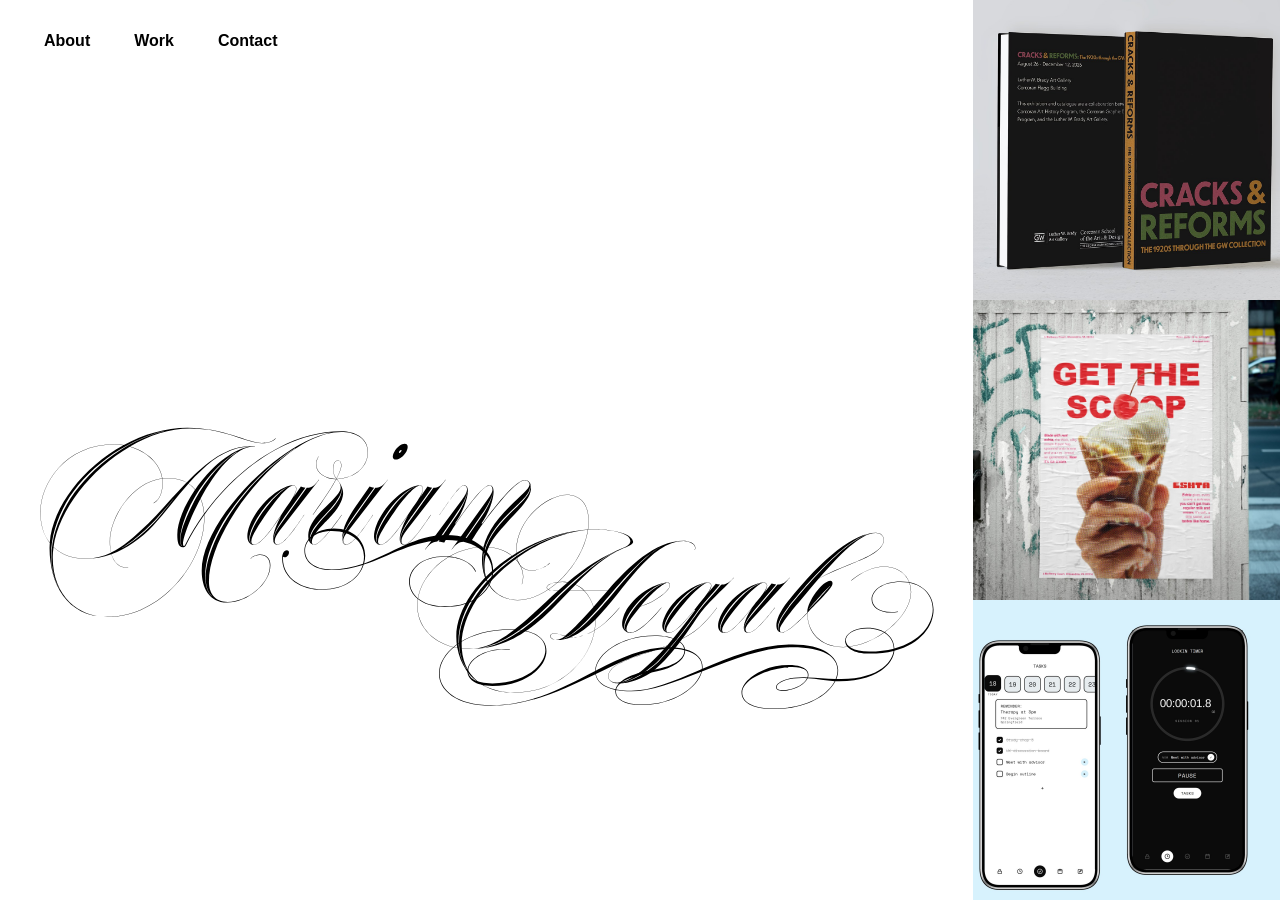
<file: index.html>
<!DOCTYPE html>
<html lang="en">
<head>
  <meta charset="UTF-8">
  <meta name="viewport" content="width=device-width, initial-scale=1">
  <title>Mariam Hegab</title>
  <link rel="stylesheet" href="style.css?v=7">
  <link rel="stylesheet" href="pages.css?v=7">
</head>
<body>
  <div class="wipe"></div>
  <nav class="nav" aria-label="Main">
    <a href="about.html">About</a>
    <a href="work.html">Work</a>
    <a href="contact.html">Contact</a>
  </nav>

  <img class="logo" src="assets/portweblogo.svg" alt="Mariam Hegab">

  <div class="copy">
  <p class="blurb" id="about">I am a designer and creative technologist who designs and builds digital and physical products.</p>
  <div class="cta"><a class="explore" href="work.html"><canvas aria-hidden="true"></canvas><span>Explore my work &rarr;</span></a></div>
  </div>

  <aside class="strip" id="work" aria-label="Selected work">
    <div class="track">
      <!-- swap or add images here; the JS duplicates them for a seamless loop -->
      <img src="assets/work/cracks-cover.jpg" alt="Cracks &amp; Reforms catalogue">
      <img src="assets/eshta/eshta-poster-street.jpg" alt="Eshta poster" style="object-position:50% 45%">
      <img src="assets/lockin/lockin-thumb.jpg" alt="Lock In app">
      <img src="assets/connections/connections-strip.jpg" alt="Connections game">
    </div>
  </aside>

  <script src="script.js?v=7"></script>
  <script src="fx.js?v=7"></script>
  <script src="pixel.js?v=7"></script>
  <script src="explore.js?v=7"></script>
</body>
</html>
</file>
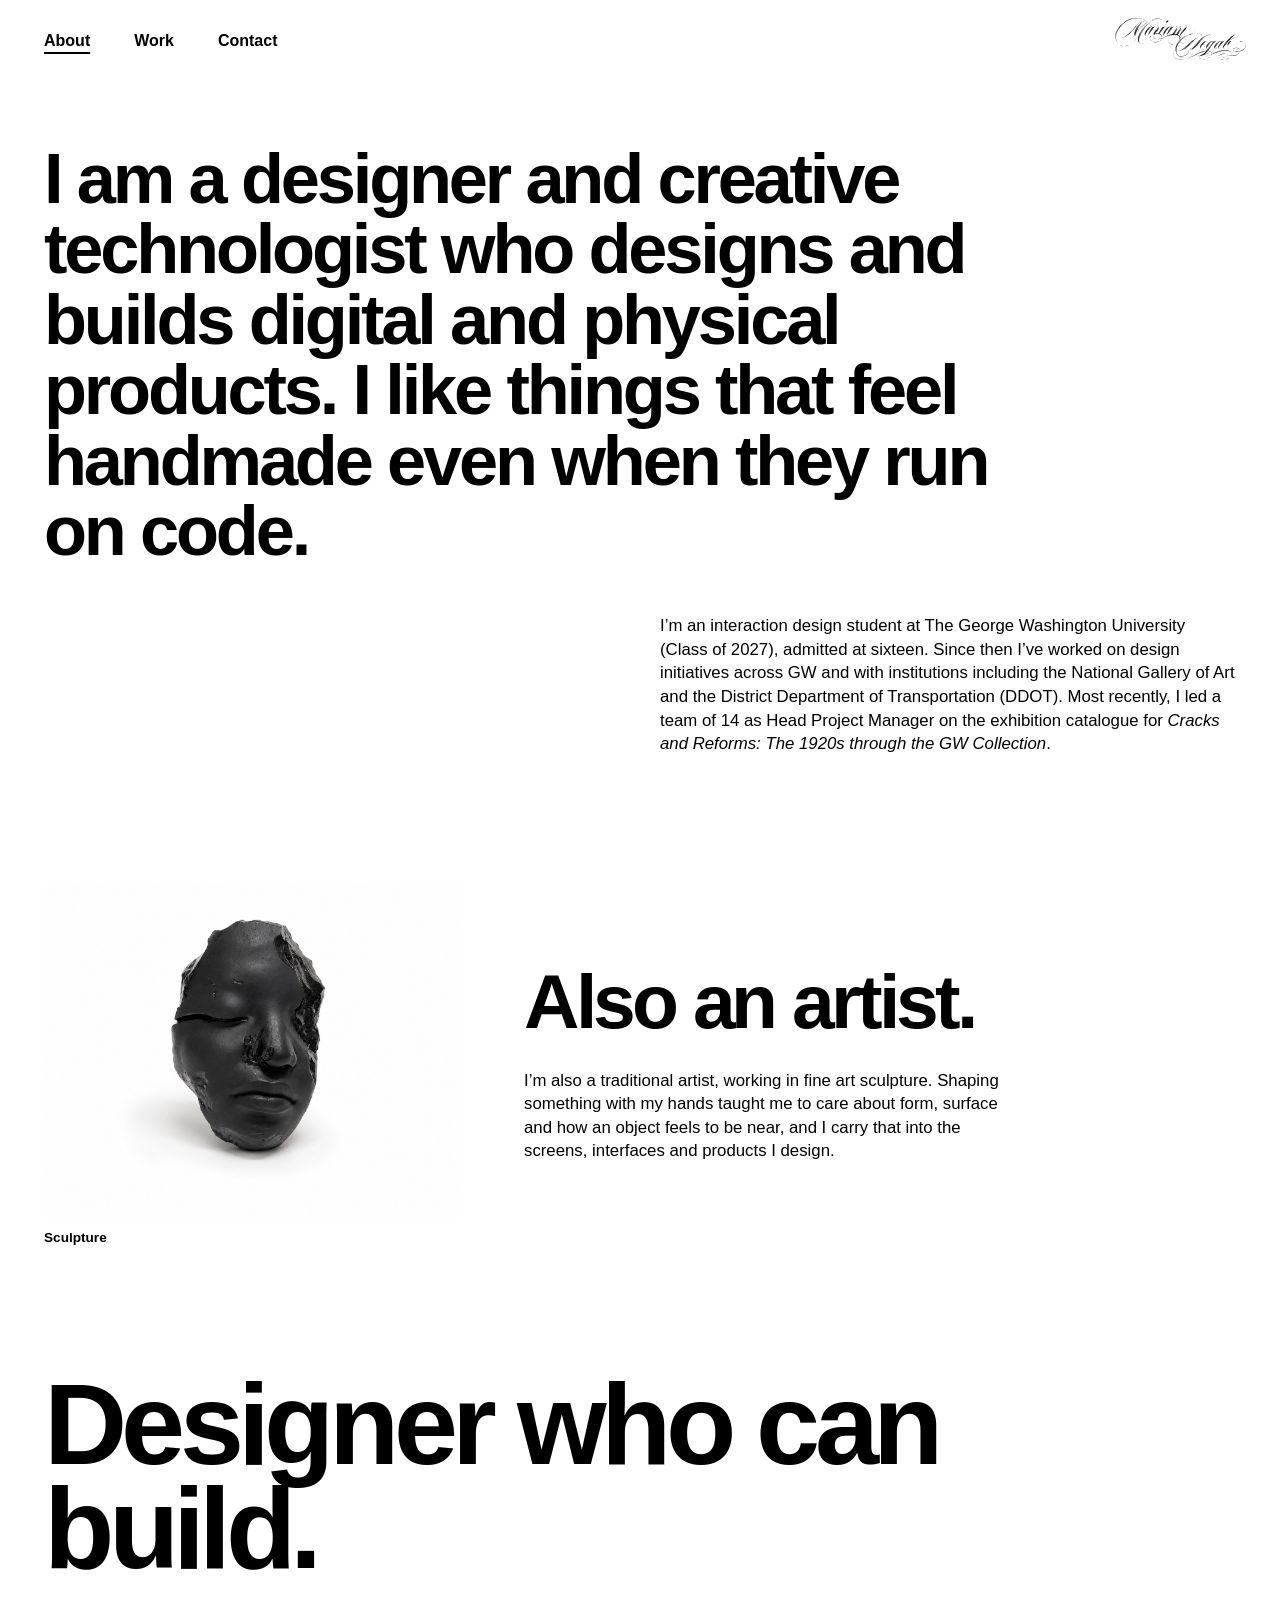
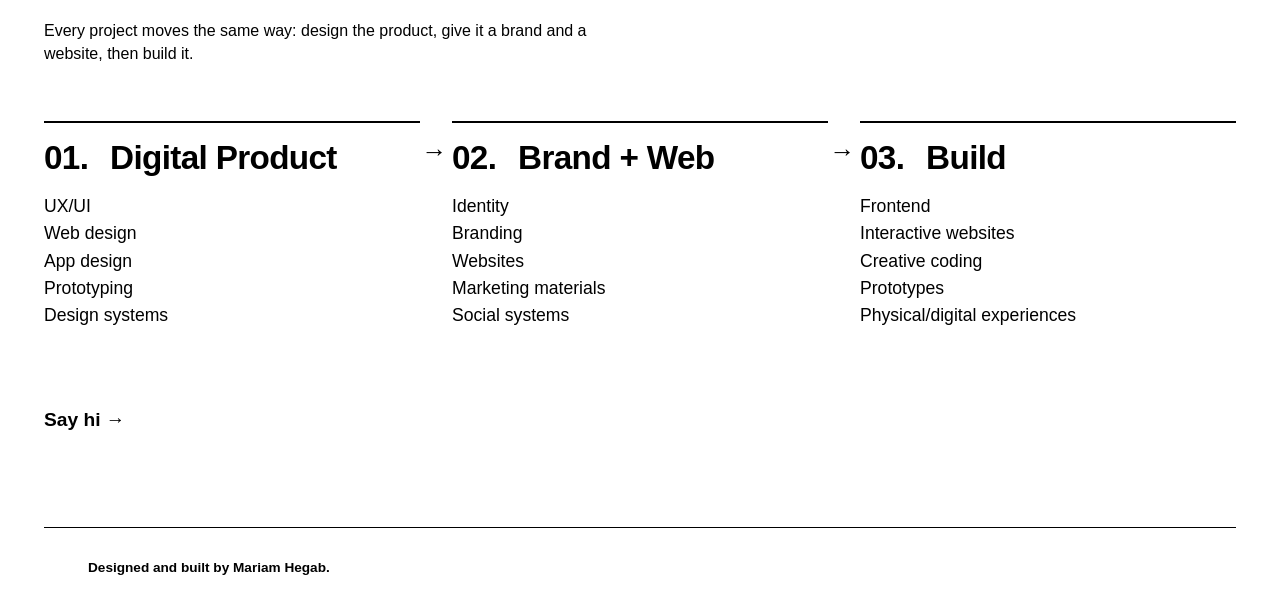
<file: about.html>
<!DOCTYPE html>
<html lang="en"><head><meta charset="UTF-8"><meta name="viewport" content="width=device-width, initial-scale=1">
<title>About / Mariam Hegab</title>
<link rel="stylesheet" href="style.css"><link rel="stylesheet" href="pages.css"></head>
<body class="page about">
<div class="wipe"></div>
<nav class="nav" aria-label="Main"><a href="about.html" aria-current="page">About</a><a href="work.html">Work</a><a href="contact.html">Contact</a></nav>
<a class="home" href="index.html" aria-label="Home"><img src="assets/portweblogo.svg" alt="Mariam Hegab"></a>
<main>
<p class="lead" data-words>I am a designer and creative technologist who designs and builds digital and physical products. I like things that feel handmade even when they run on code.</p>
<p class="desc bio">I&rsquo;m an interaction design student at The George Washington University (Class of 2027), admitted at sixteen. Since then I&rsquo;ve worked on design initiatives across GW and with institutions including the National Gallery of Art and the District Department of Transportation (DDOT). Most recently, I led a team of 14 as Head Project Manager on the exhibition catalogue for <em>Cracks and Reforms: The 1920s through the GW Collection</em>.</p>
<section class="artist">
  <figure class="rv"><div class="im"><img src="assets/about/sculpture.jpg" alt="Black sculpted face with a fractured, rough surface"></div><figcaption>Sculpture</figcaption></figure>
  <div class="atext">
    <h2 class="h2a" data-split>Also an artist.</h2>
    <p class="desc">I&rsquo;m also a traditional artist, working in fine art sculpture. Shaping something with my hands taught me to care about form, surface and how an object feels to be near, and I carry that into the screens, interfaces and products I design.</p>
  </div>
</section>
<h2 class="ptitle tag2" data-split>Designer who can build.</h2>
<p class="flow">Every project moves the same way: design the product, give it a brand and a website, then build it.</p>
<section class="svc big" aria-label="What I do"><ol><li><h3><span>01.</span> Digital Product</h3><ul><li>UX/UI</li><li>Web design</li><li>App design</li><li>Prototyping</li><li>Design systems</li></ul></li><li><h3><span>02.</span> Brand + Web</h3><ul><li>Identity</li><li>Branding</li><li>Websites</li><li>Marketing materials</li><li>Social systems</li></ul></li><li><h3><span>03.</span> Build</h3><ul><li>Frontend</li><li>Interactive websites</li><li>Creative coding</li><li>Prototypes</li><li>Physical/digital experiences</li></ul></li></ol></section>
<a class="more" href="contact.html">Say hi &rarr;</a>
</main>
<footer class="foot">Designed and built by Mariam Hegab.</footer>
<script src="fx.js"></script>
<script src="pixel.js"></script>
</body></html>
</file>
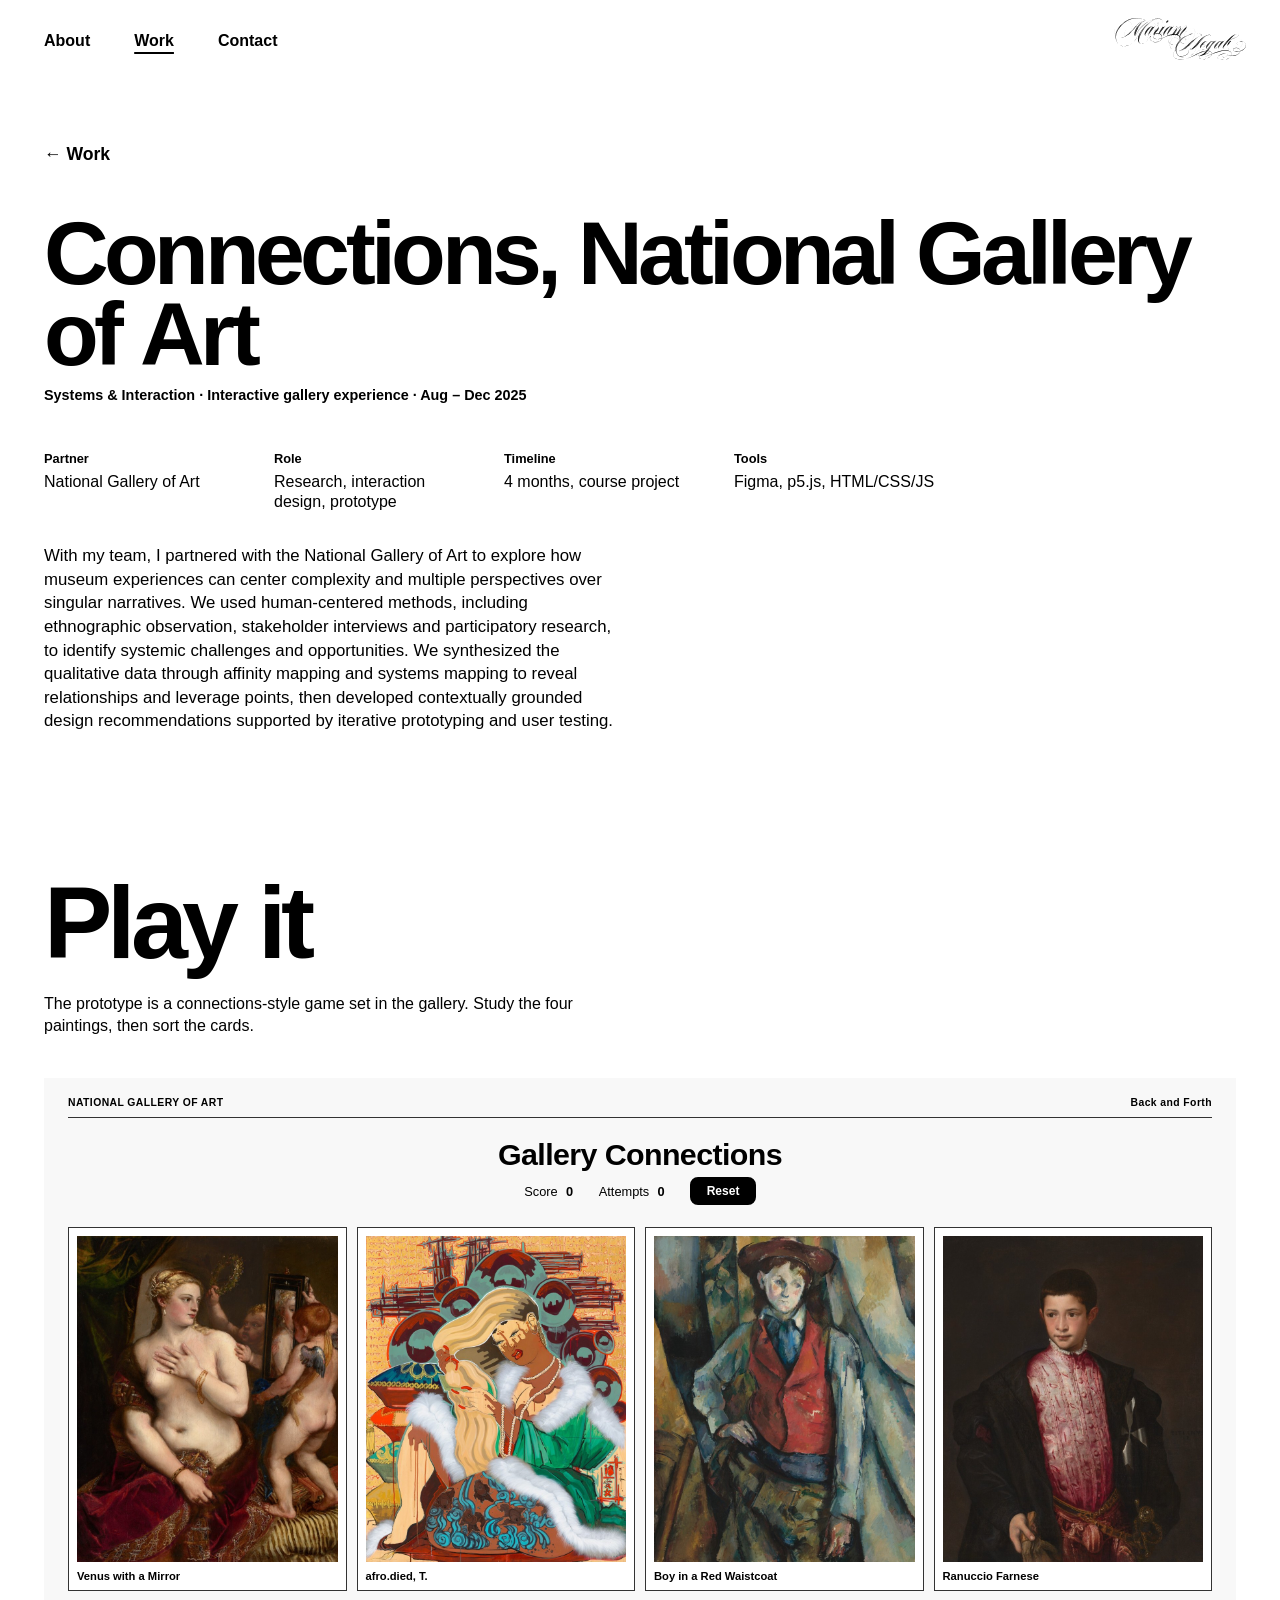
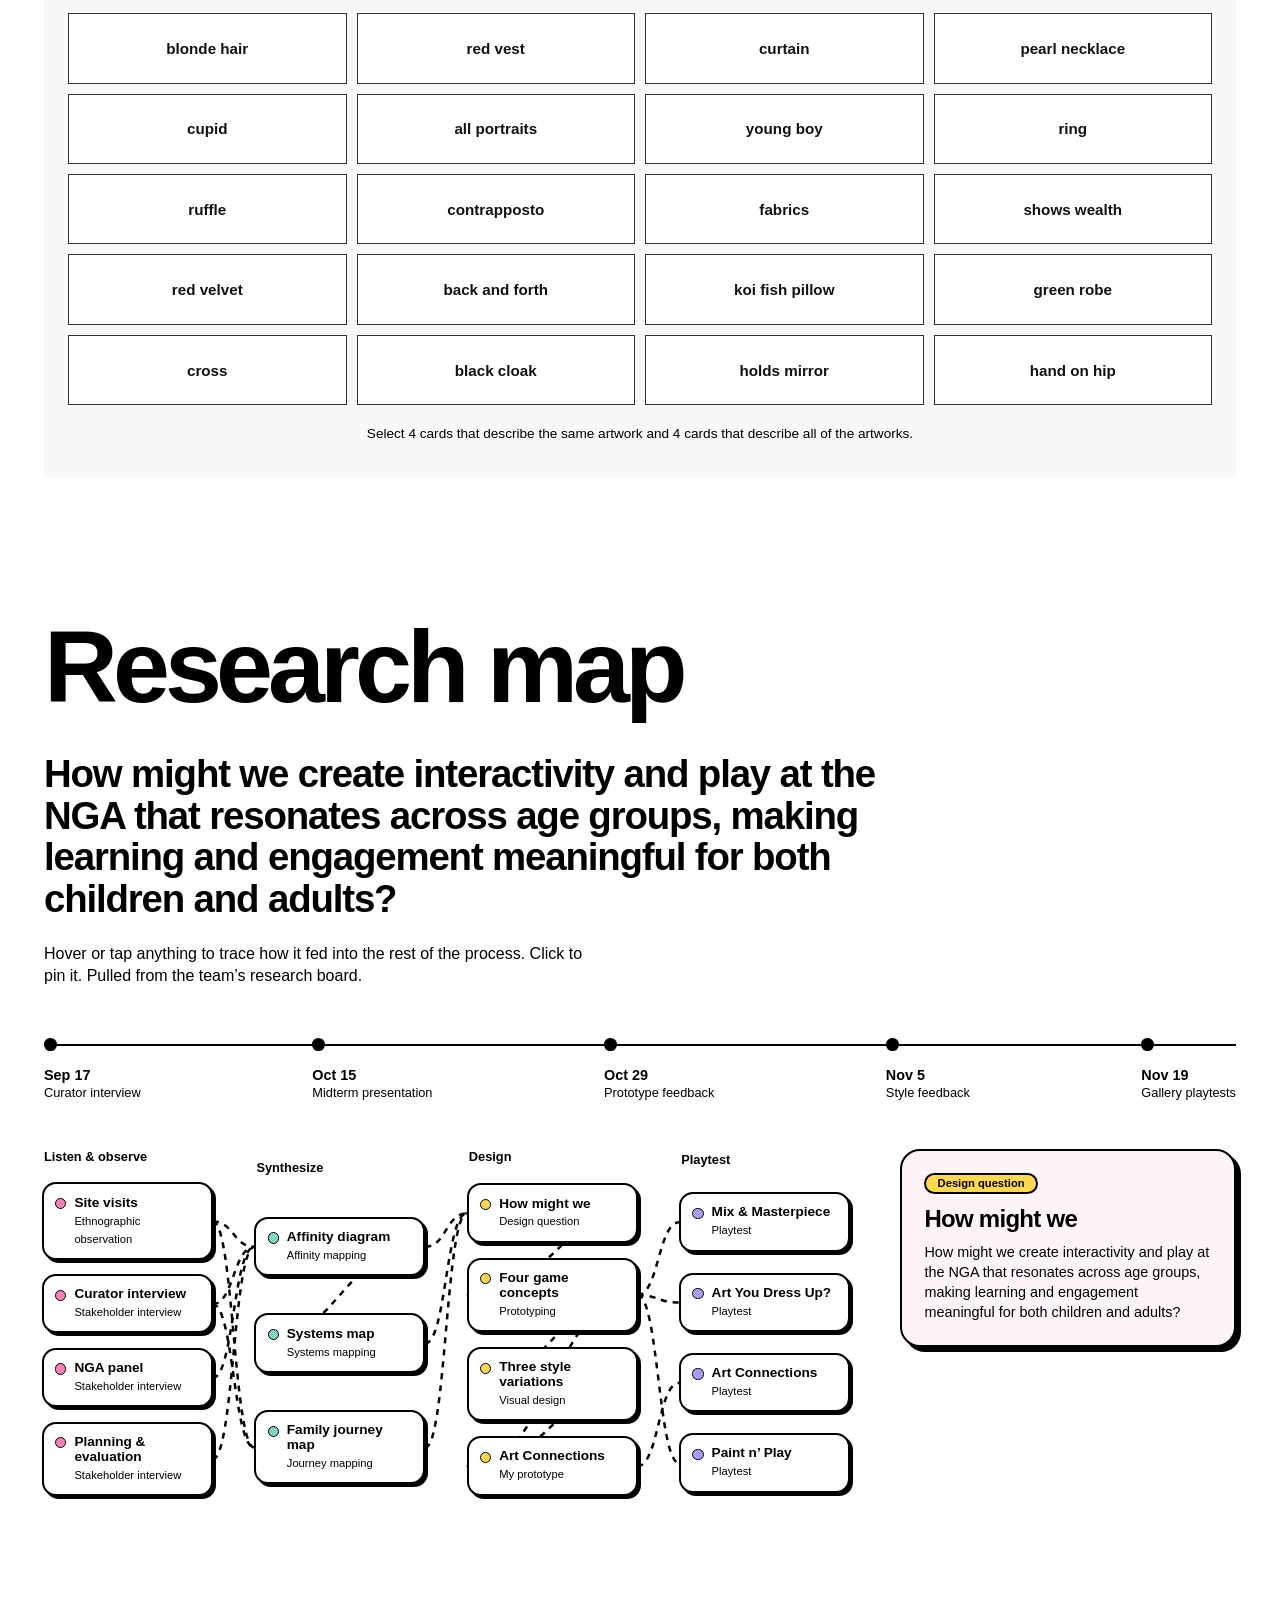
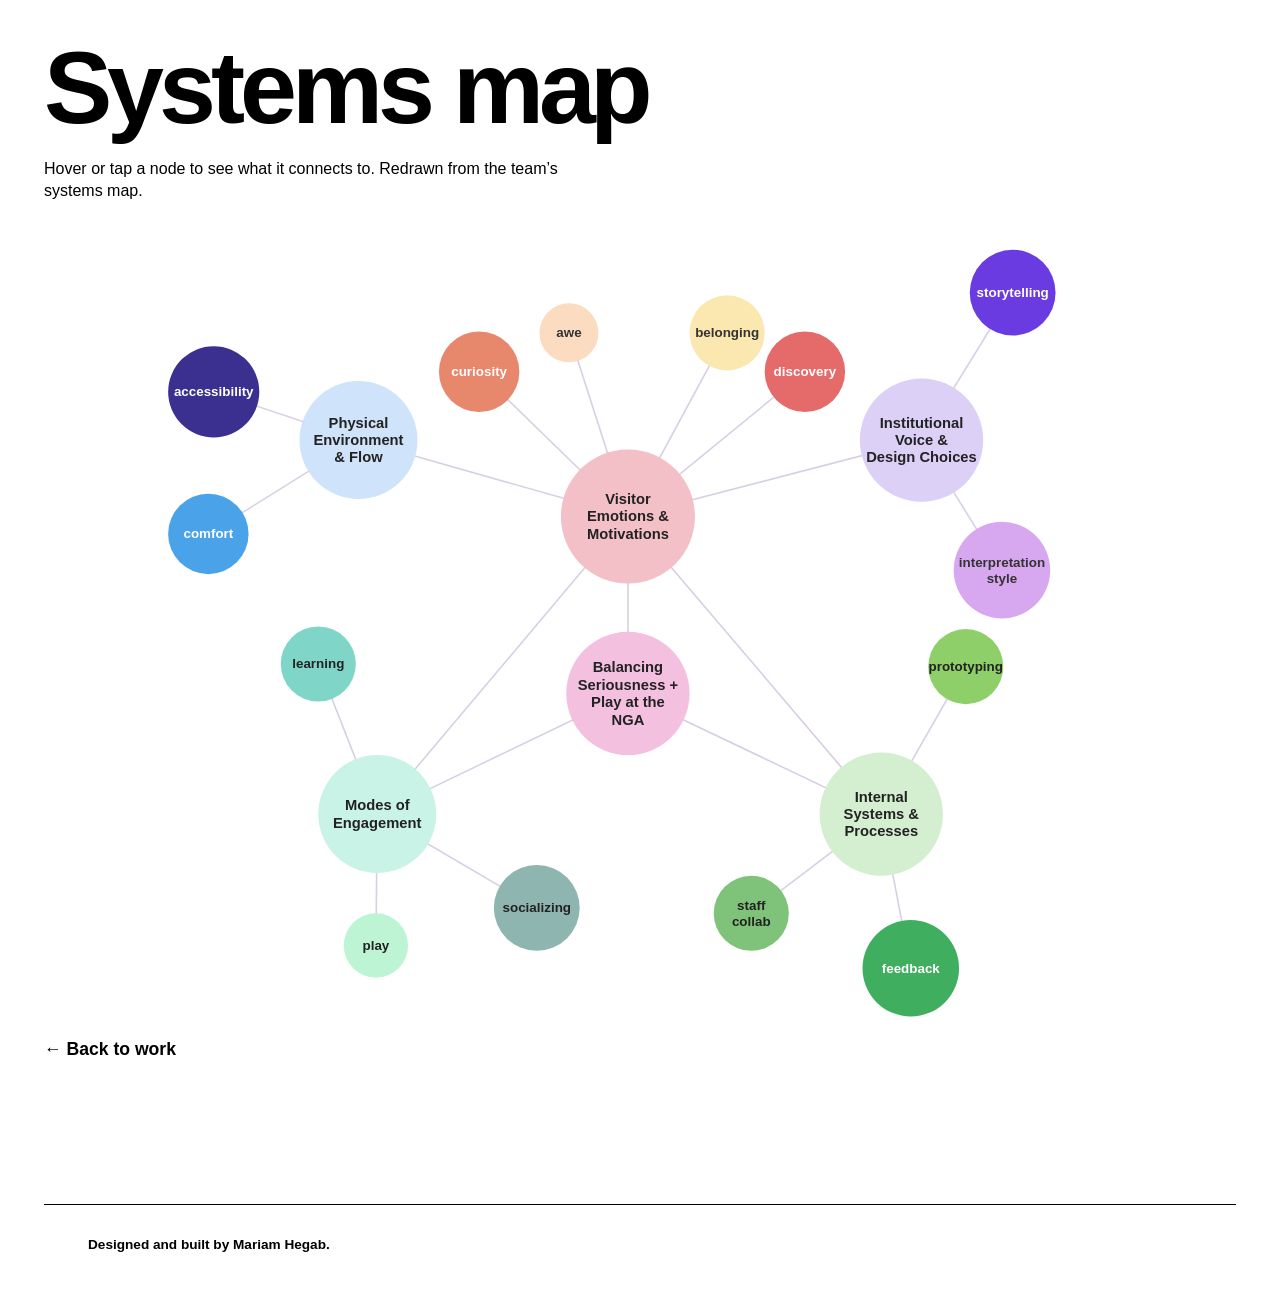
<file: connections.html>
<!DOCTYPE html>
<html lang="en"><head><meta charset="UTF-8"><meta name="viewport" content="width=device-width, initial-scale=1">
<title>Connections, National Gallery of Art / Mariam Hegab</title>
<link rel="stylesheet" href="style.css"><link rel="stylesheet" href="pages.css"><link rel="stylesheet" href="connections.css"></head>
<body class="page work">
<div class="wipe"></div>
<nav class="nav" aria-label="Main"><a href="about.html">About</a><a href="work.html" aria-current="page">Work</a><a href="contact.html">Contact</a></nav>
<a class="home" href="index.html" aria-label="Home"><img src="assets/portweblogo.svg" alt="Mariam Hegab"></a>
<main>
<a class="back" href="work.html">&larr; Work</a>
<h1 class="ptitle sm" data-split>Connections, National Gallery of Art</h1>
<p class="sub">Systems &amp; Interaction &middot; Interactive gallery experience &middot; Aug &ndash; Dec 2025</p>
<dl class="meta">
  <div><dt>Partner</dt><dd>National Gallery of Art</dd></div>
  <div><dt>Role</dt><dd>Research, interaction design, prototype</dd></div>
  <div><dt>Timeline</dt><dd>4 months, course project</dd></div>
  <div><dt>Tools</dt><dd>Figma, p5.js, HTML/CSS/JS</dd></div>
</dl>
<p class="desc">With my team, I partnered with the National Gallery of Art to explore how museum experiences can center complexity and multiple perspectives over singular narratives. We used human-centered methods, including ethnographic observation, stakeholder interviews and participatory research, to identify systemic challenges and opportunities. We synthesized the qualitative data through affinity mapping and systems mapping to reveal relationships and leverage points, then developed contextually grounded design recommendations supported by iterative prototyping and user testing.</p>

<section class="blk">
  <h2 class="h2s" data-split>Play it</h2>
  <p class="note">The prototype is a connections-style game set in the gallery. Study the four paintings, then sort the cards.</p>
  <div class="game">
    
    <div class="gtop"><span>NATIONAL GALLERY OF ART</span><span>Back and Forth</span></div>
    <h3 class="gtitle">Gallery Connections</h3>
    <div class="gbar"><span>Score <b id="score">0</b></span><span>Attempts <b id="att">0</b></span><button id="reset" type="button">Reset</button></div>
    <div class="wall"><figure><img src="assets/connections/venus.jpg" alt="Venus with a Mirror"><figcaption>Venus with a Mirror</figcaption></figure><figure><img src="assets/connections/afro-died.jpg" alt="afro.died, T."><figcaption>afro.died, T.</figcaption></figure><figure><img src="assets/connections/boy-red-waistcoat.jpg" alt="Boy in a Red Waistcoat"><figcaption>Boy in a Red Waistcoat</figcaption></figure><figure><img src="assets/connections/ranuccio.jpg" alt="Ranuccio Farnese"><figcaption>Ranuccio Farnese</figcaption></figure></div>
    <div id="solved"></div><div id="grid"></div>
    <p id="msg" aria-live="polite"></p>
  </div>
</section>

<section class="blk">
  <h2 class="h2s" data-split>Research map</h2>
  <p class="hmw">How might we create interactivity and play at the NGA that resonates across age groups, making learning and engagement meaningful for both children and adults?</p>
  <p class="note">Hover or tap anything to trace how it fed into the rest of the process. Click to pin it. Pulled from the team&rsquo;s research board.</p>
  <div class="tl" id="tl"></div>
  <div class="rmwrap"><div class="rm" id="rm"><svg id="links" aria-hidden="true"></svg></div><aside class="panel" id="panel" aria-live="polite"></aside></div>
</section>

<section class="blk">
  <h2 class="h2s" data-split>Systems map</h2>
  <p class="note">Hover or tap a node to see what it connects to. Redrawn from the team&rsquo;s systems map.</p>
  <svg id="sysmap" viewBox="1495 430 740 600" role="img" aria-label="Systems map"></svg>
</section>

<a class="back" href="work.html">&larr; Back to work</a>
</main>
<footer class="foot">Designed and built by Mariam Hegab.</footer>
<script src="fx.js"></script><script src="connections.js"></script>
<script src="pixel.js"></script>
</body></html>
</file>
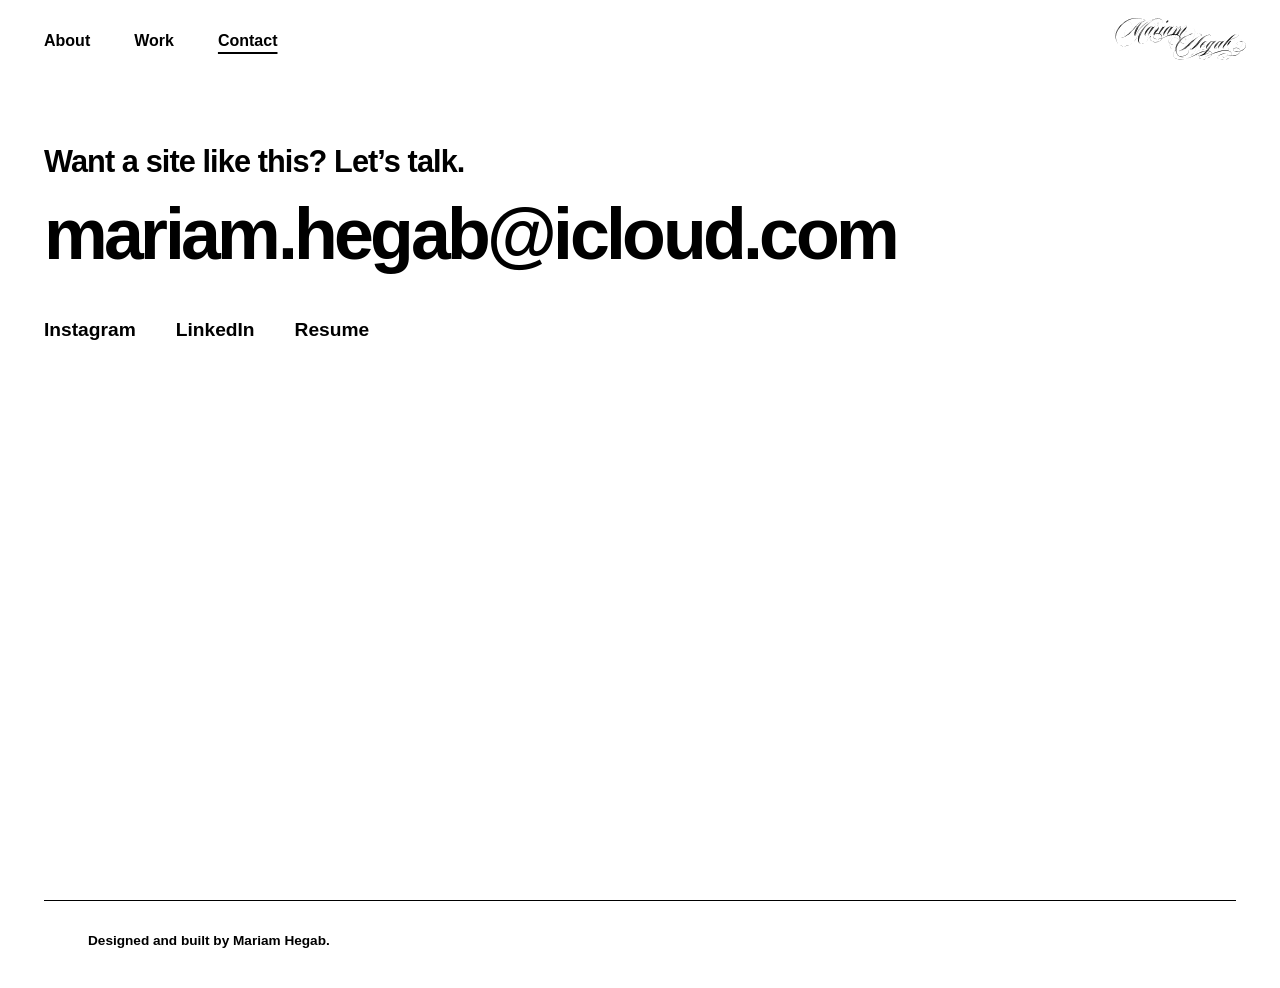
<file: contact.html>
<!DOCTYPE html>
<html lang="en"><head><meta charset="UTF-8"><meta name="viewport" content="width=device-width, initial-scale=1">
<title>Contact / Mariam Hegab</title>
<link rel="stylesheet" href="style.css"><link rel="stylesheet" href="pages.css"></head>
<body class="page contact">
<div class="wipe"></div>
<nav class="nav" aria-label="Main"><a href="about.html">About</a><a href="work.html">Work</a><a href="contact.html" aria-current="page">Contact</a></nav>
<a class="home" href="index.html" aria-label="Home"><img src="assets/portweblogo.svg" alt="Mariam Hegab"></a>
<main>
<p class="pitch">Want a site like this? Let&rsquo;s talk.</p>
<a class="mail" href="mailto:mariam.hegab@icloud.com" data-split>mariam.hegab@icloud.com</a>
<ul class="links"><li><a href="#">Instagram</a></li><li><a href="#">LinkedIn</a></li><li><a href="assets/MariamHegab_resume.pdf?v=3" target="_blank" rel="noopener">Resume</a></li></ul>
</main>
<footer class="foot">Designed and built by Mariam Hegab.</footer>
<script src="fx.js"></script>
<script src="pixel.js"></script>
</body></html>
</file>
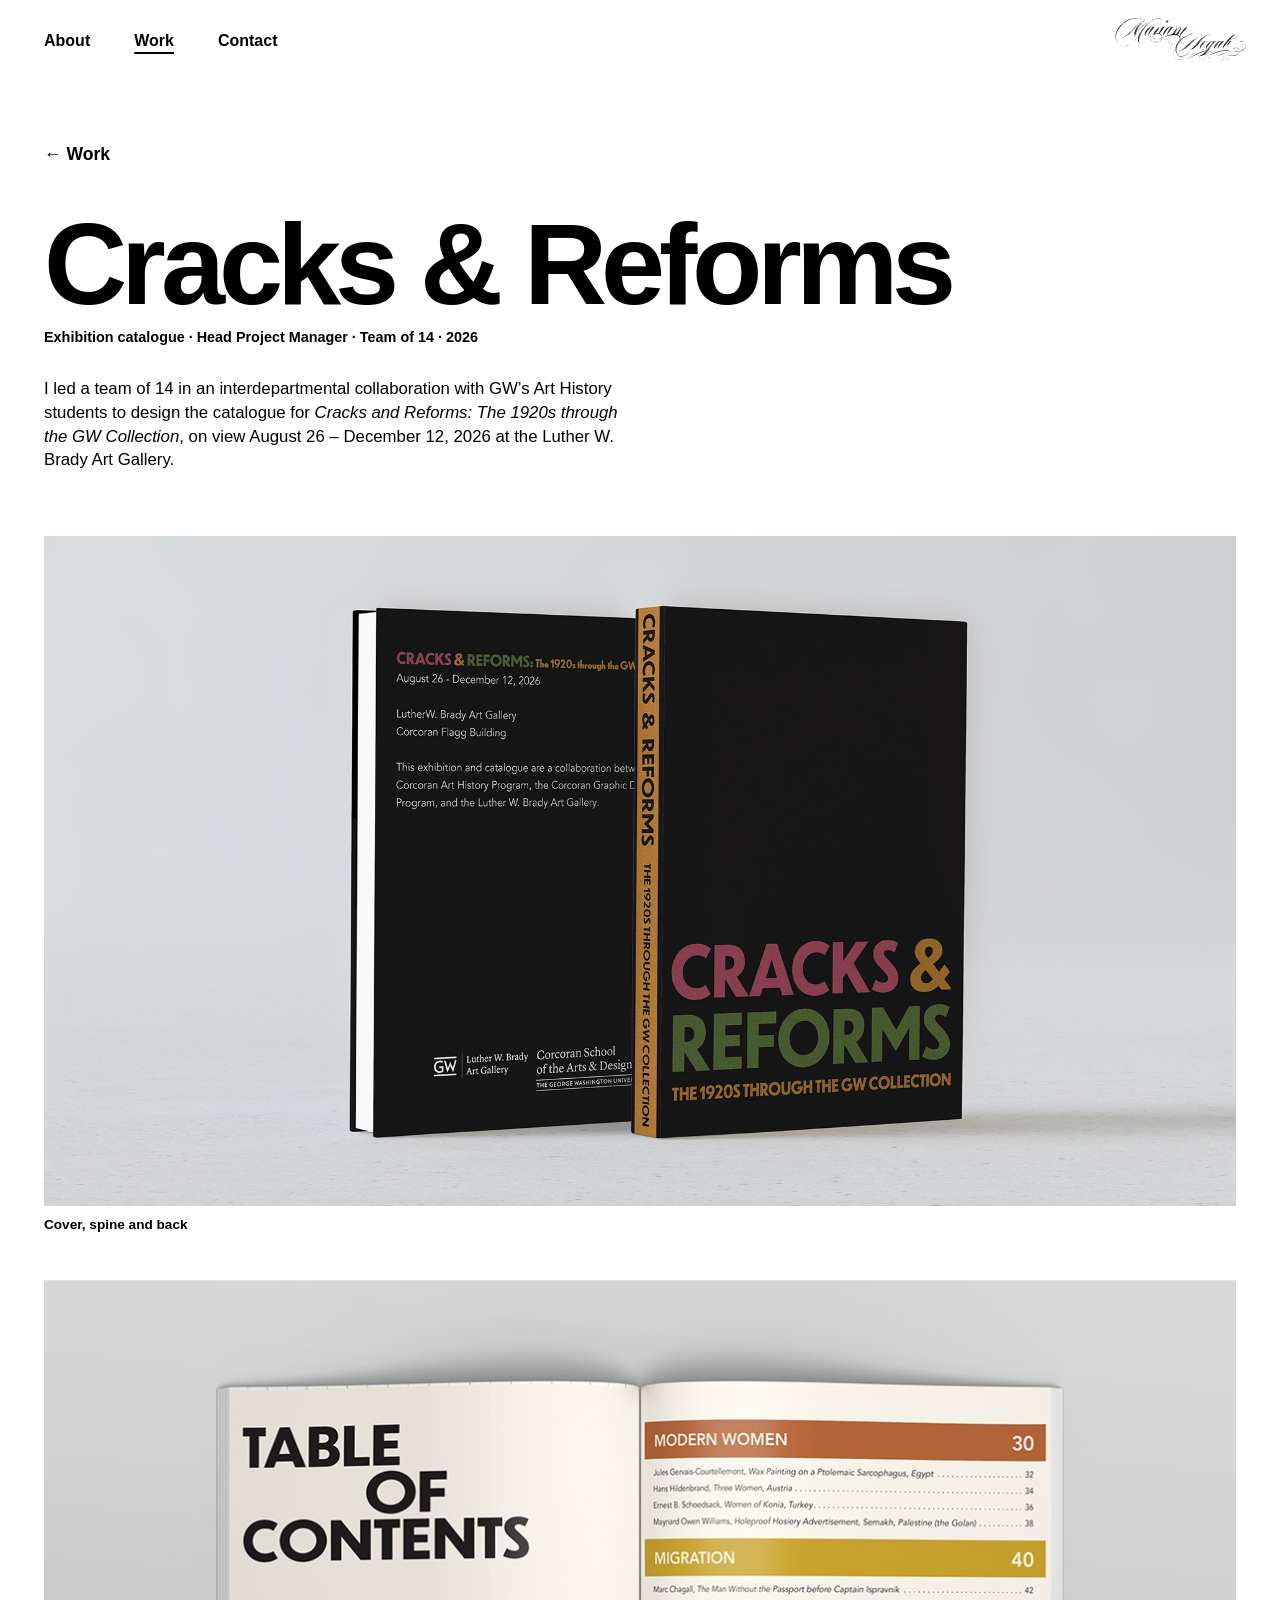
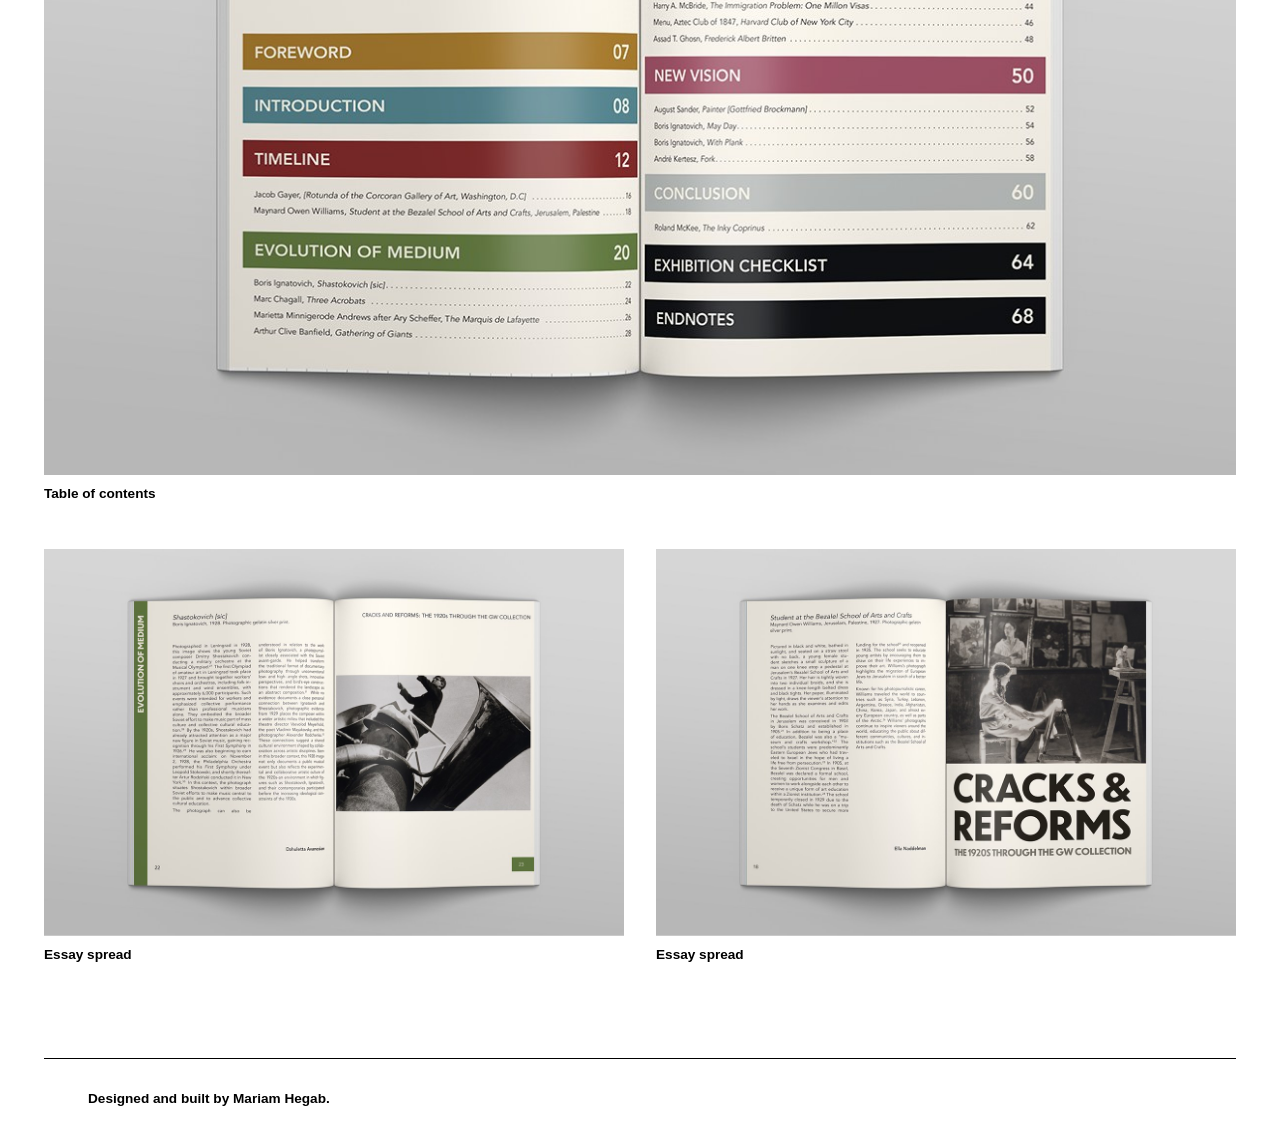
<file: cracks.html>
<!DOCTYPE html>
<html lang="en"><head><meta charset="UTF-8"><meta name="viewport" content="width=device-width, initial-scale=1">
<title>Cracks & Reforms / Mariam Hegab</title>
<link rel="stylesheet" href="style.css"><link rel="stylesheet" href="pages.css"></head>
<body class="page work">
<div class="wipe"></div>
<nav class="nav" aria-label="Main"><a href="about.html">About</a><a href="work.html" aria-current="page">Work</a><a href="contact.html">Contact</a></nav>
<a class="home" href="index.html" aria-label="Home"><img src="assets/portweblogo.svg" alt="Mariam Hegab"></a>
<main>
<a class="back" href="work.html">&larr; Work</a>
<h1 class="ptitle" data-split>Cracks &amp; Reforms</h1>
<p class="sub">Exhibition catalogue &middot; Head Project Manager &middot; Team of 14 &middot; 2026</p>
<p class="desc">I led a team of 14 in an interdepartmental collaboration with GW&rsquo;s Art History students to design the catalogue for <em>Cracks and Reforms: The 1920s through the GW Collection</em>, on view August 26 &ndash; December 12, 2026 at the Luther W. Brady Art Gallery.</p>
<div class="imgs">
  <figure class="rv full"><div class="im"><img src="assets/work/cracks-cover.jpg" alt="Cover, spine and back"></div><figcaption>Cover, spine and back</figcaption></figure>
  <figure class="rv full"><div class="im"><img src="assets/work/cracks-toc.jpg" alt="Table of contents"></div><figcaption>Table of contents</figcaption></figure>
  <figure class="rv "><div class="im"><img src="assets/work/cracks-essay-evolution.jpg" alt="Essay spread"></div><figcaption>Essay spread</figcaption></figure>
  <figure class="rv "><div class="im"><img src="assets/work/cracks-essay-timeline.jpg" alt="Essay spread"></div><figcaption>Essay spread</figcaption></figure>
</div>
</main>
<footer class="foot">Designed and built by Mariam Hegab.</footer>
<script src="fx.js"></script>
<script src="pixel.js"></script>
</body></html>
</file>
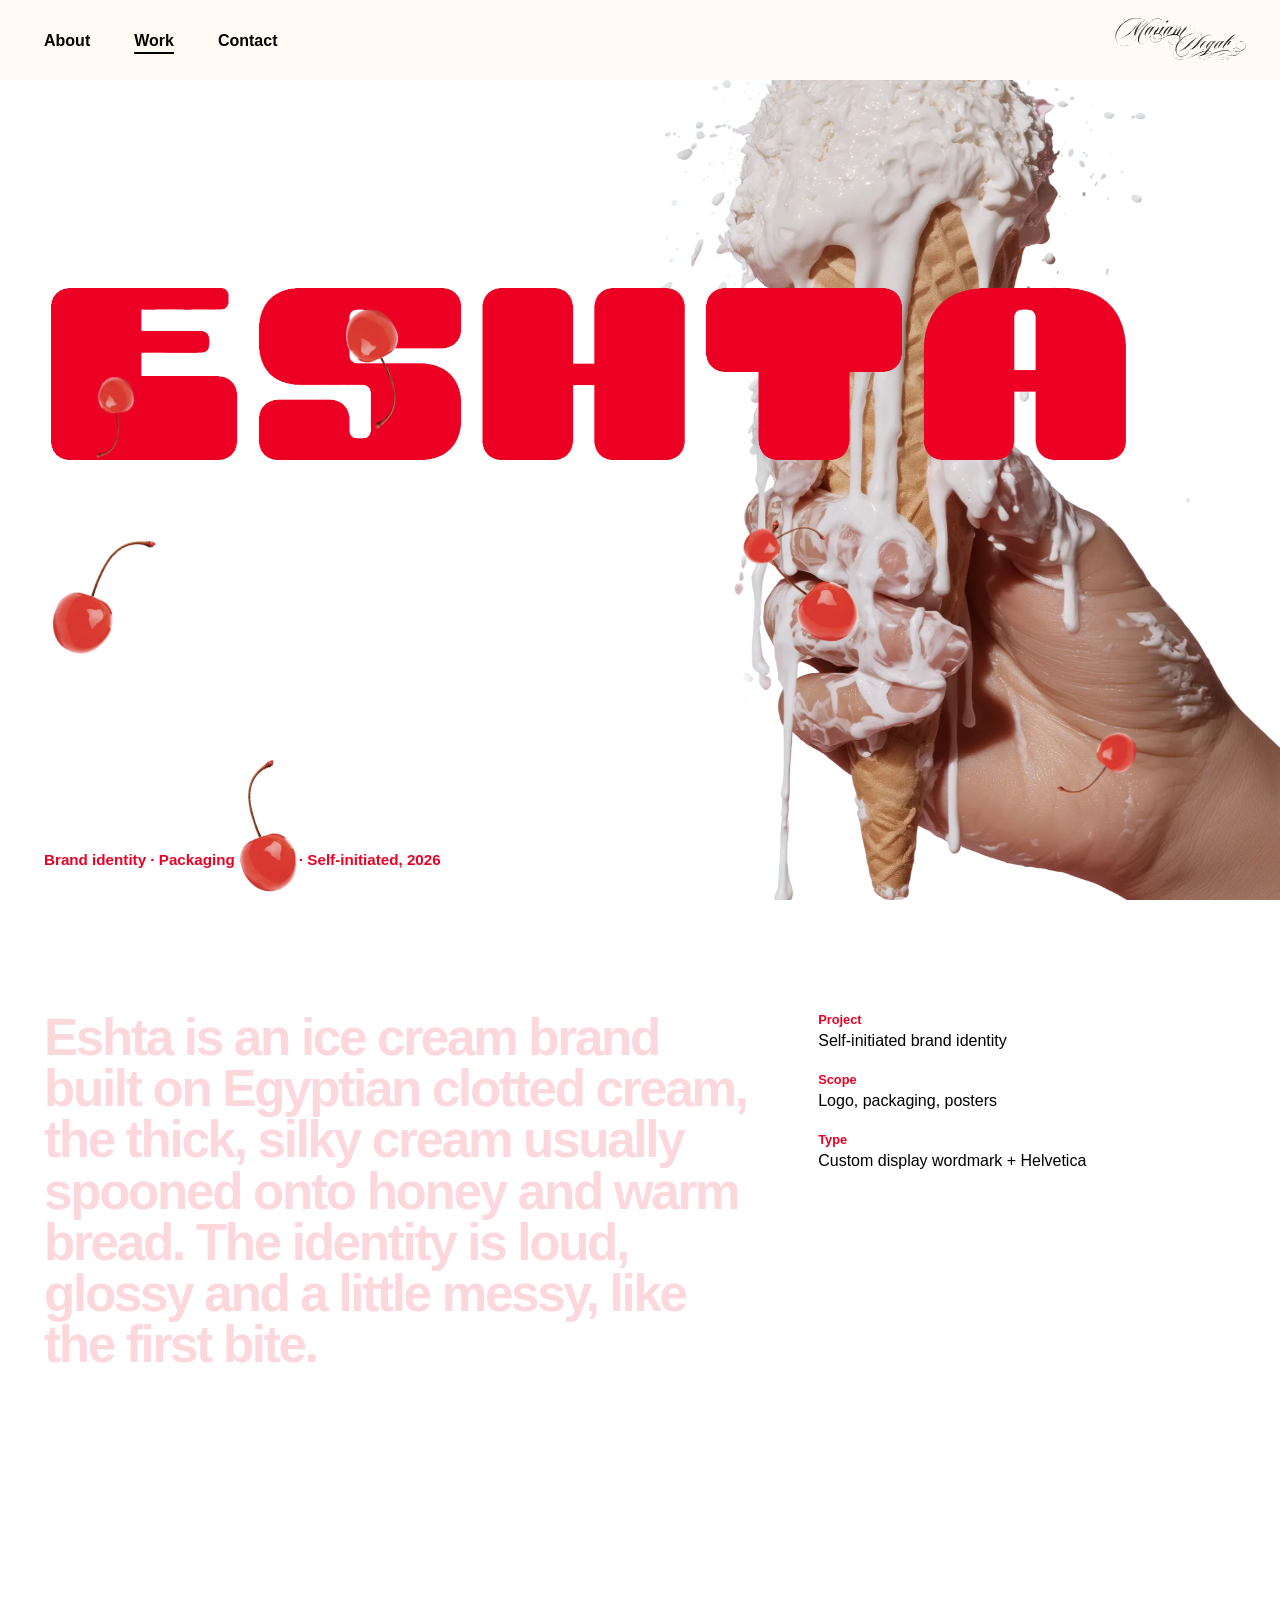
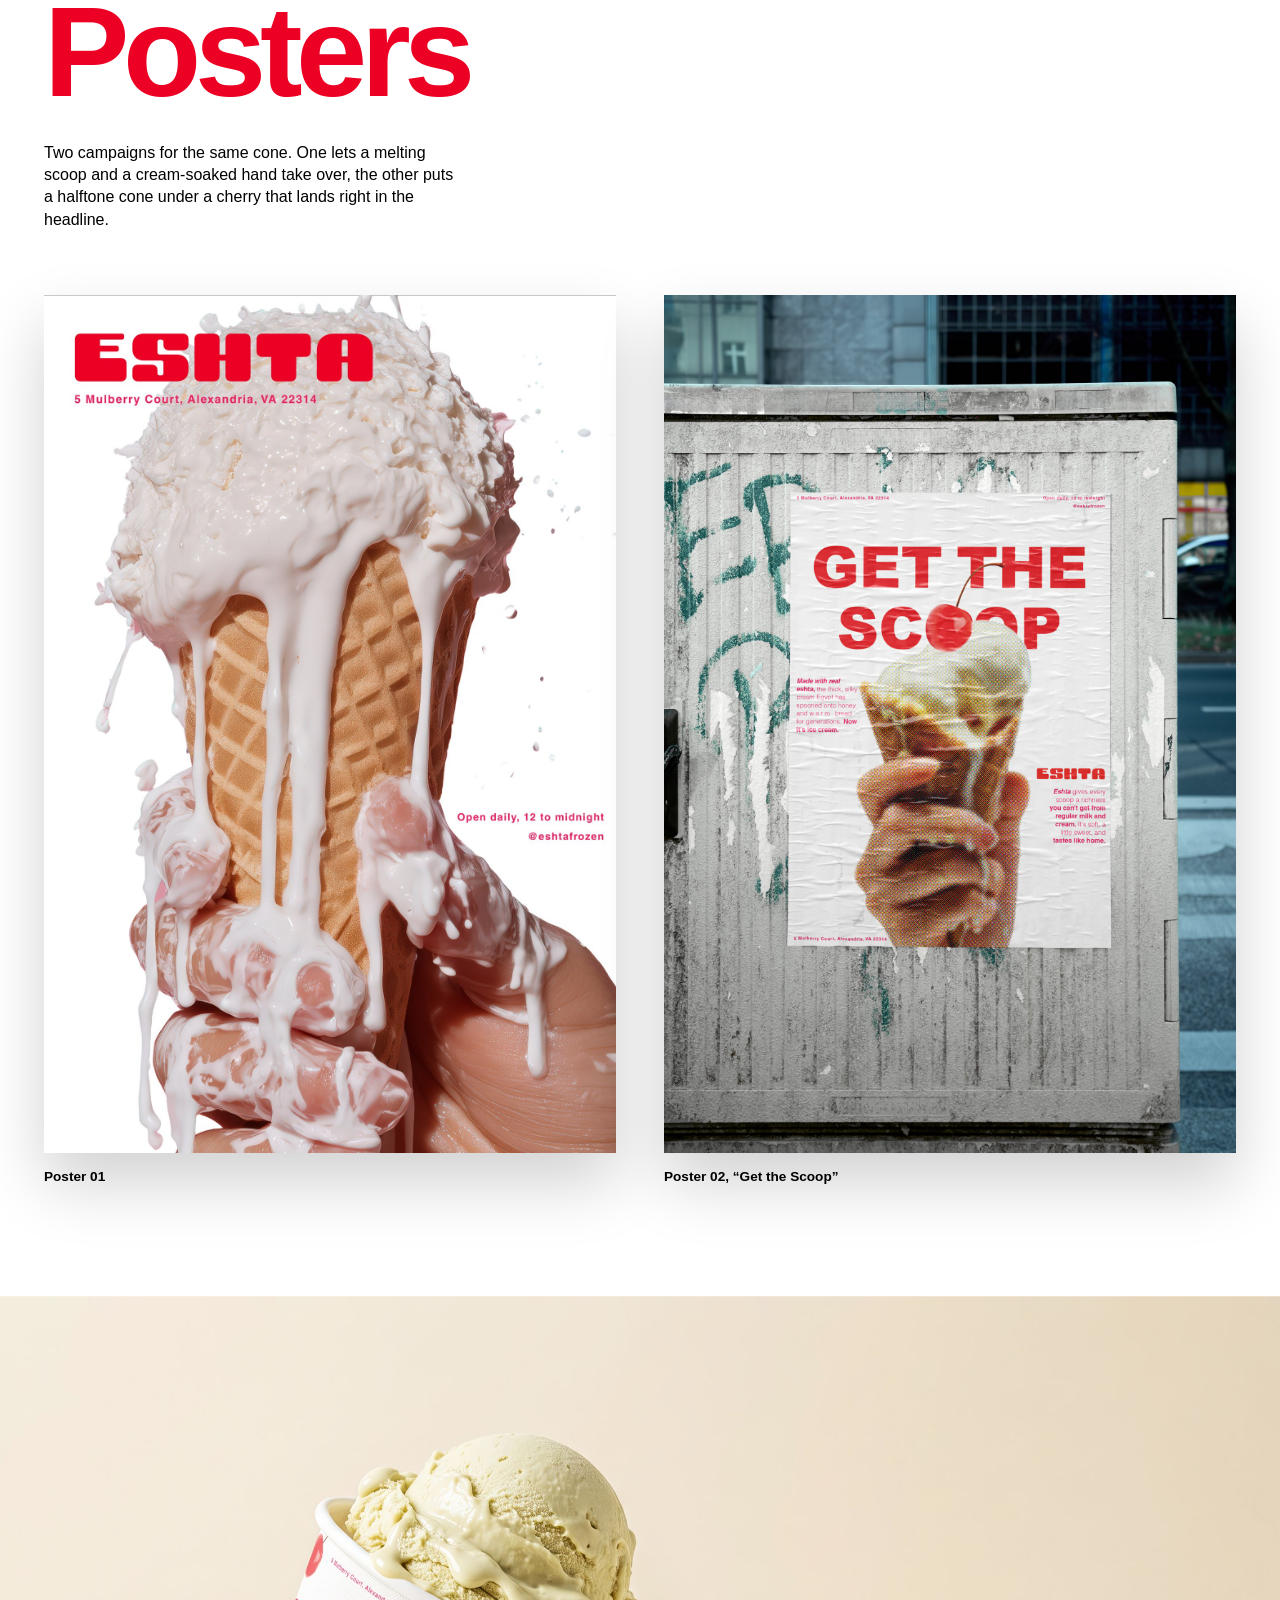
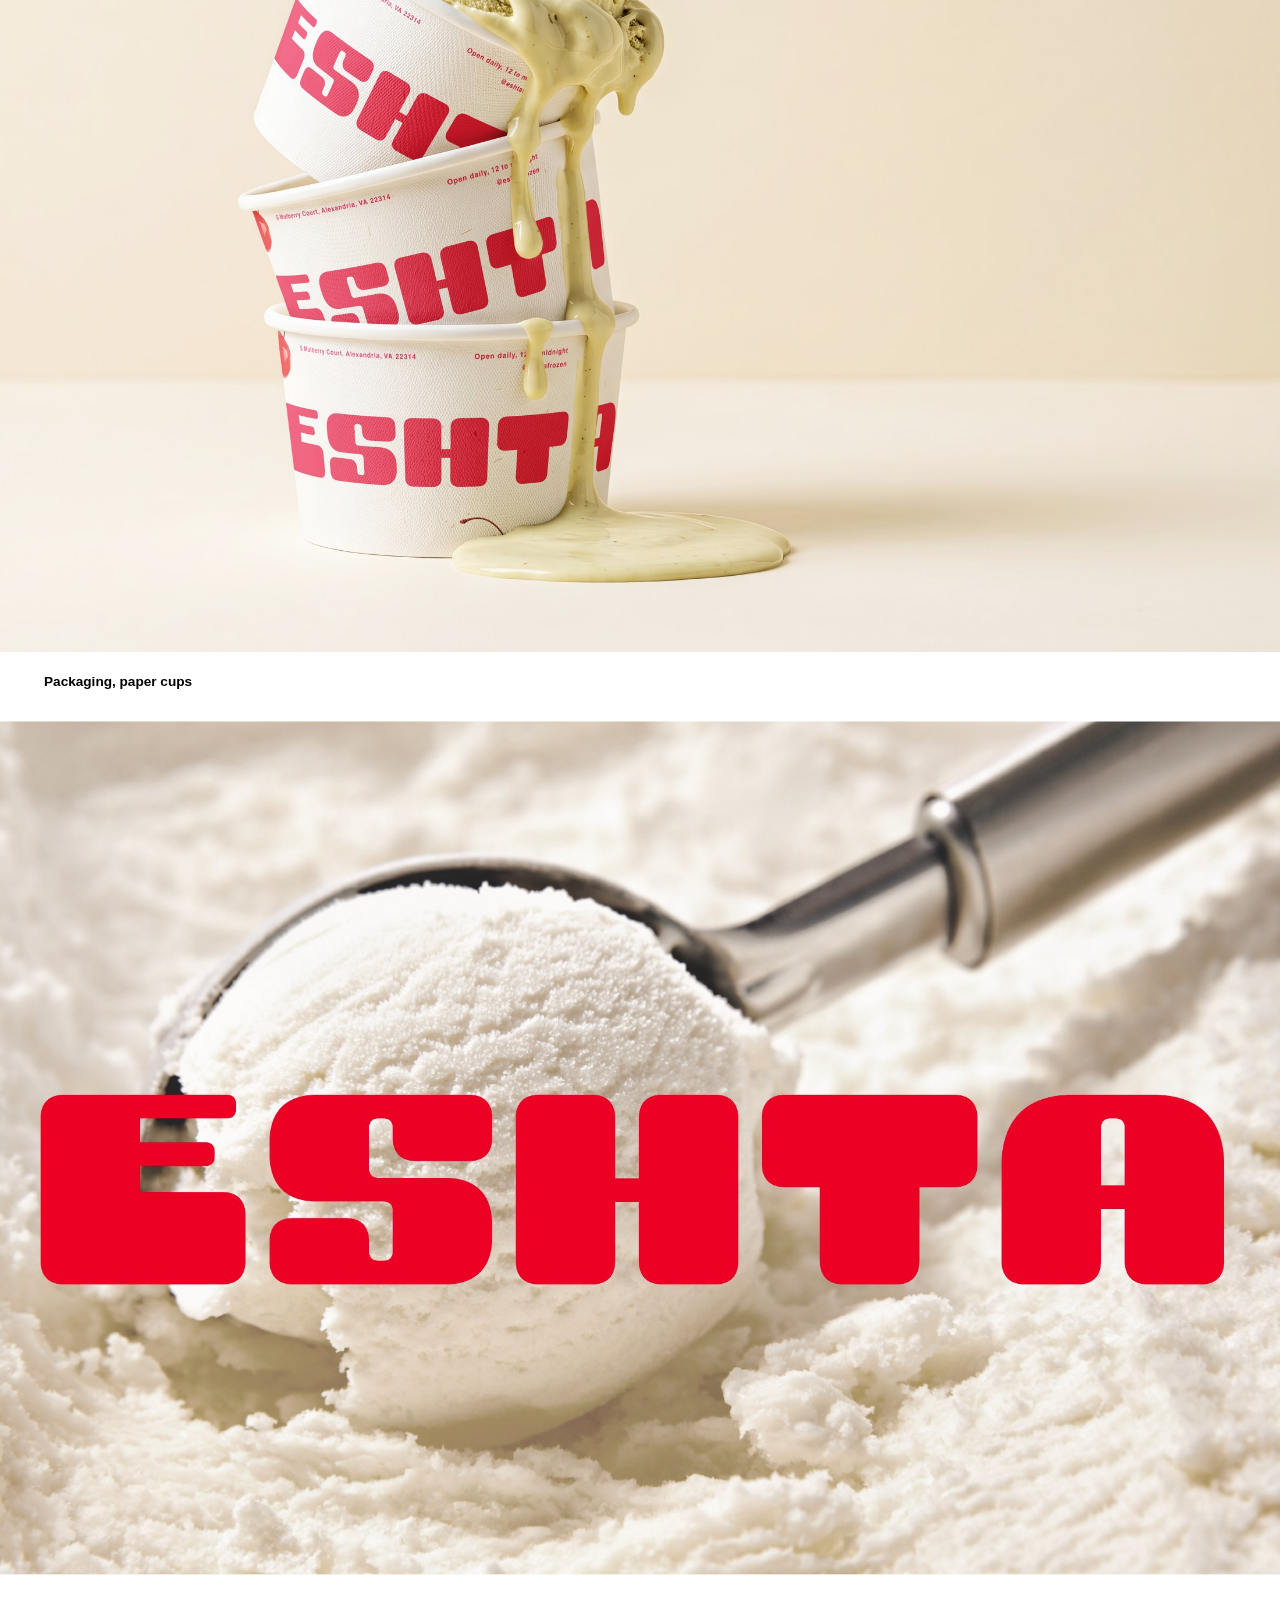
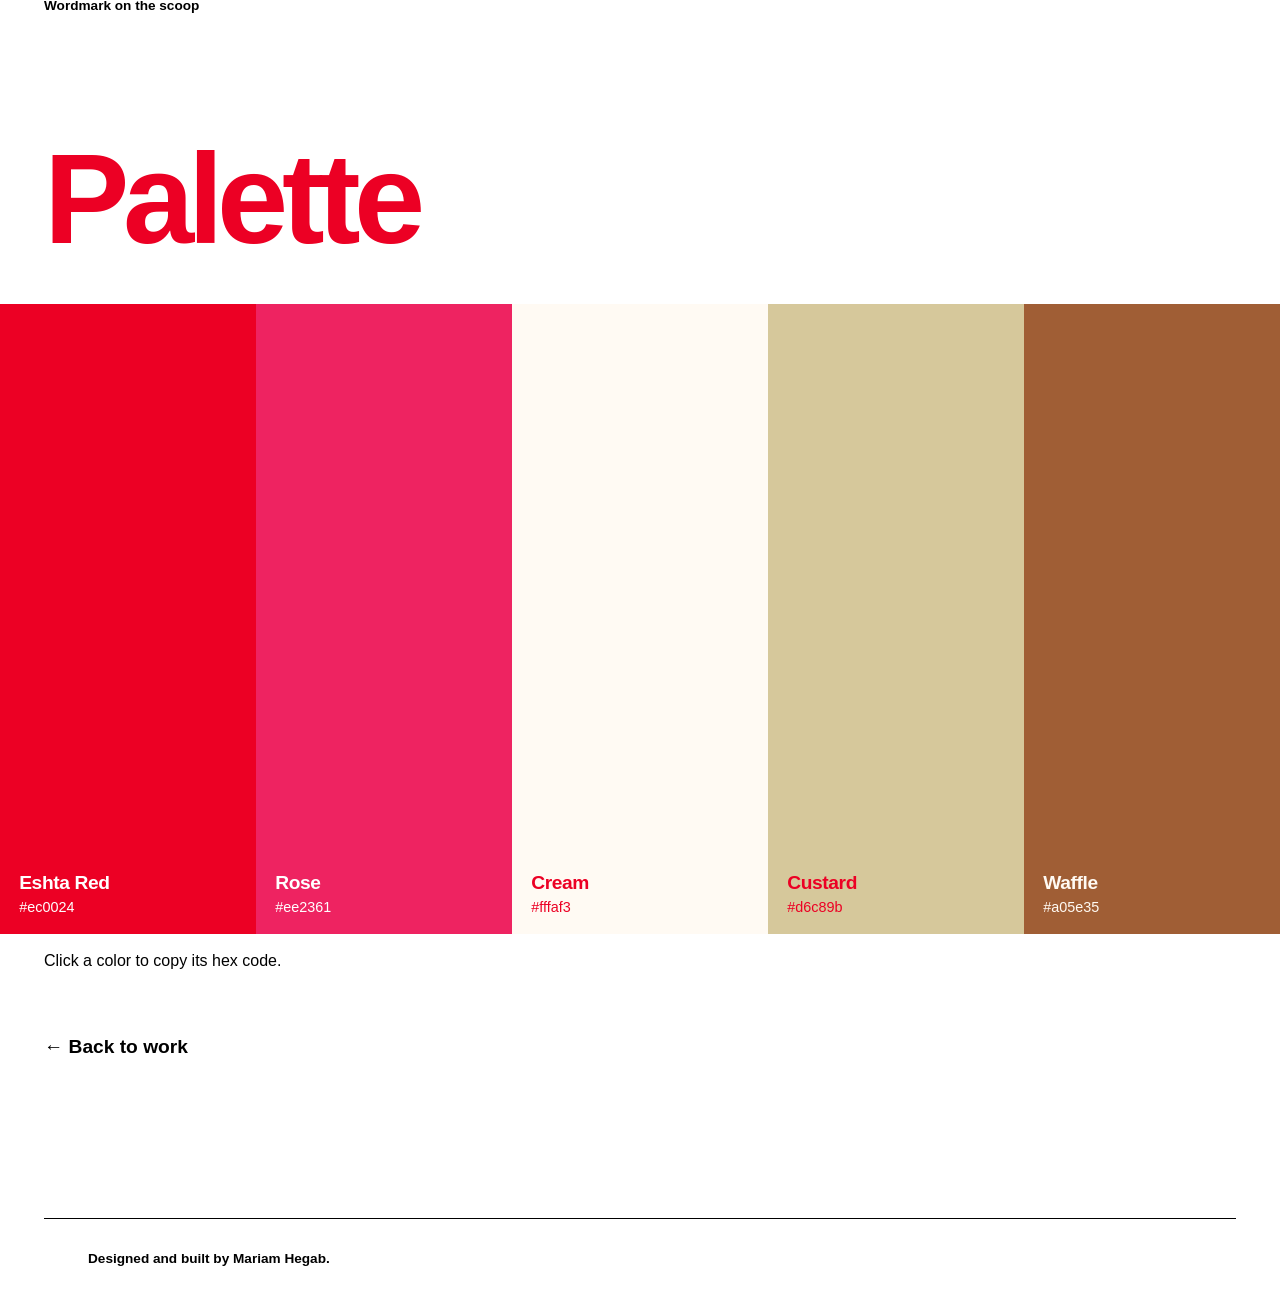
<file: eshta.html>
<!DOCTYPE html>
<html lang="en"><head><meta charset="UTF-8"><meta name="viewport" content="width=device-width, initial-scale=1">
<title>Eshta / Mariam Hegab</title>
<link rel="stylesheet" href="style.css"><link rel="stylesheet" href="pages.css"><link rel="stylesheet" href="eshta.css"></head>
<body class="page eshta">
<div class="wipe"></div>
<nav class="nav" aria-label="Main"><a href="about.html">About</a><a href="work.html" aria-current="page">Work</a><a href="contact.html">Contact</a></nav>
<a class="home" href="index.html" aria-label="Home"><img src="assets/portweblogo.svg" alt="Mariam Hegab"></a>
<main>
<header class="hero">
  <img class="cone" src="assets/eshta/eshta-cone.webp" alt="">
  <img class="wm" src="assets/eshta/eshta-wordmark.png" alt="Eshta">
  <img class="cherry" id="cherry" src="assets/eshta/eshta-cherry.webp" alt="" draggable="false">
  <p class="tag">Brand identity &middot; Packaging &middot; Poster &middot; Self-initiated, 2026</p>
</header>

<section class="pad intro">
  <p class="lead" data-words>Eshta is an ice cream brand built on Egyptian clotted cream, the thick, silky cream usually spooned onto honey and warm bread. The identity is loud, glossy and a little messy, like the first bite.</p>
  <dl class="facts">
    <div><dt>Project</dt><dd>Self-initiated brand identity</dd></div>
    <div><dt>Scope</dt><dd>Logo, packaging, posters</dd></div>
    <div><dt>Type</dt><dd>Custom display wordmark + Helvetica</dd></div>
  </dl>
</section>

<section class="pad posters">
  <div class="head"><h2 class="h2" data-split>Posters</h2><p class="note">Two campaigns for the same cone. One lets a melting scoop and a cream-soaked hand take over, the other puts a halftone cone under a cherry that lands right in the headline.</p></div>
  <div class="pair">
    <figure><img class="tilt" src="assets/eshta/eshta-poster.jpg" alt="Eshta poster, melting cone"><figcaption>Poster 01</figcaption></figure>
    <figure><img class="tilt" src="assets/eshta/eshta-poster-street.jpg" alt="Eshta poster, Get the Scoop, on a street cabinet"><figcaption>Poster 02, &ldquo;Get the Scoop&rdquo;</figcaption></figure>
  </div>
</section>

<figure class="rv bleed"><div class="im"><img src="assets/eshta/eshta-cups.jpg" alt="Packaging, paper cups"></div><figcaption>Packaging, paper cups</figcaption></figure>
<figure class="rv bleed"><div class="im"><img src="assets/eshta/eshta-wordmark-scoop.jpg" alt="Wordmark on the scoop"></div><figcaption>Wordmark on the scoop</figcaption></figure>

<section class="palette">
  <h2 class="h2 pad" data-split>Palette</h2>
  <div class="sw"><button style="--c:#ec0024;--t:#fff" data-hex="#ec0024"><b>Eshta Red</b><span>#ec0024</span></button><button style="--c:#ee2361;--t:#fff" data-hex="#ee2361"><b>Rose</b><span>#ee2361</span></button><button style="--c:#fffaf3;--t:#ec0024" data-hex="#fffaf3"><b>Cream</b><span>#fffaf3</span></button><button style="--c:#d6c89b;--t:#ec0024" data-hex="#d6c89b"><b>Custard</b><span>#d6c89b</span></button><button style="--c:#a05e35;--t:#fffaf3" data-hex="#a05e35"><b>Waffle</b><span>#a05e35</span></button></div>
  <p class="note pad">Click a color to copy its hex code.</p>
</section>

<section class="pad end"><a class="back" href="work.html">&larr; Back to work</a></section>
</main>
<footer class="foot">Designed and built by Mariam Hegab.</footer>
<script src="fx.js"></script><script src="eshta.js"></script>
<script src="pixel.js"></script>
</body></html>
</file>
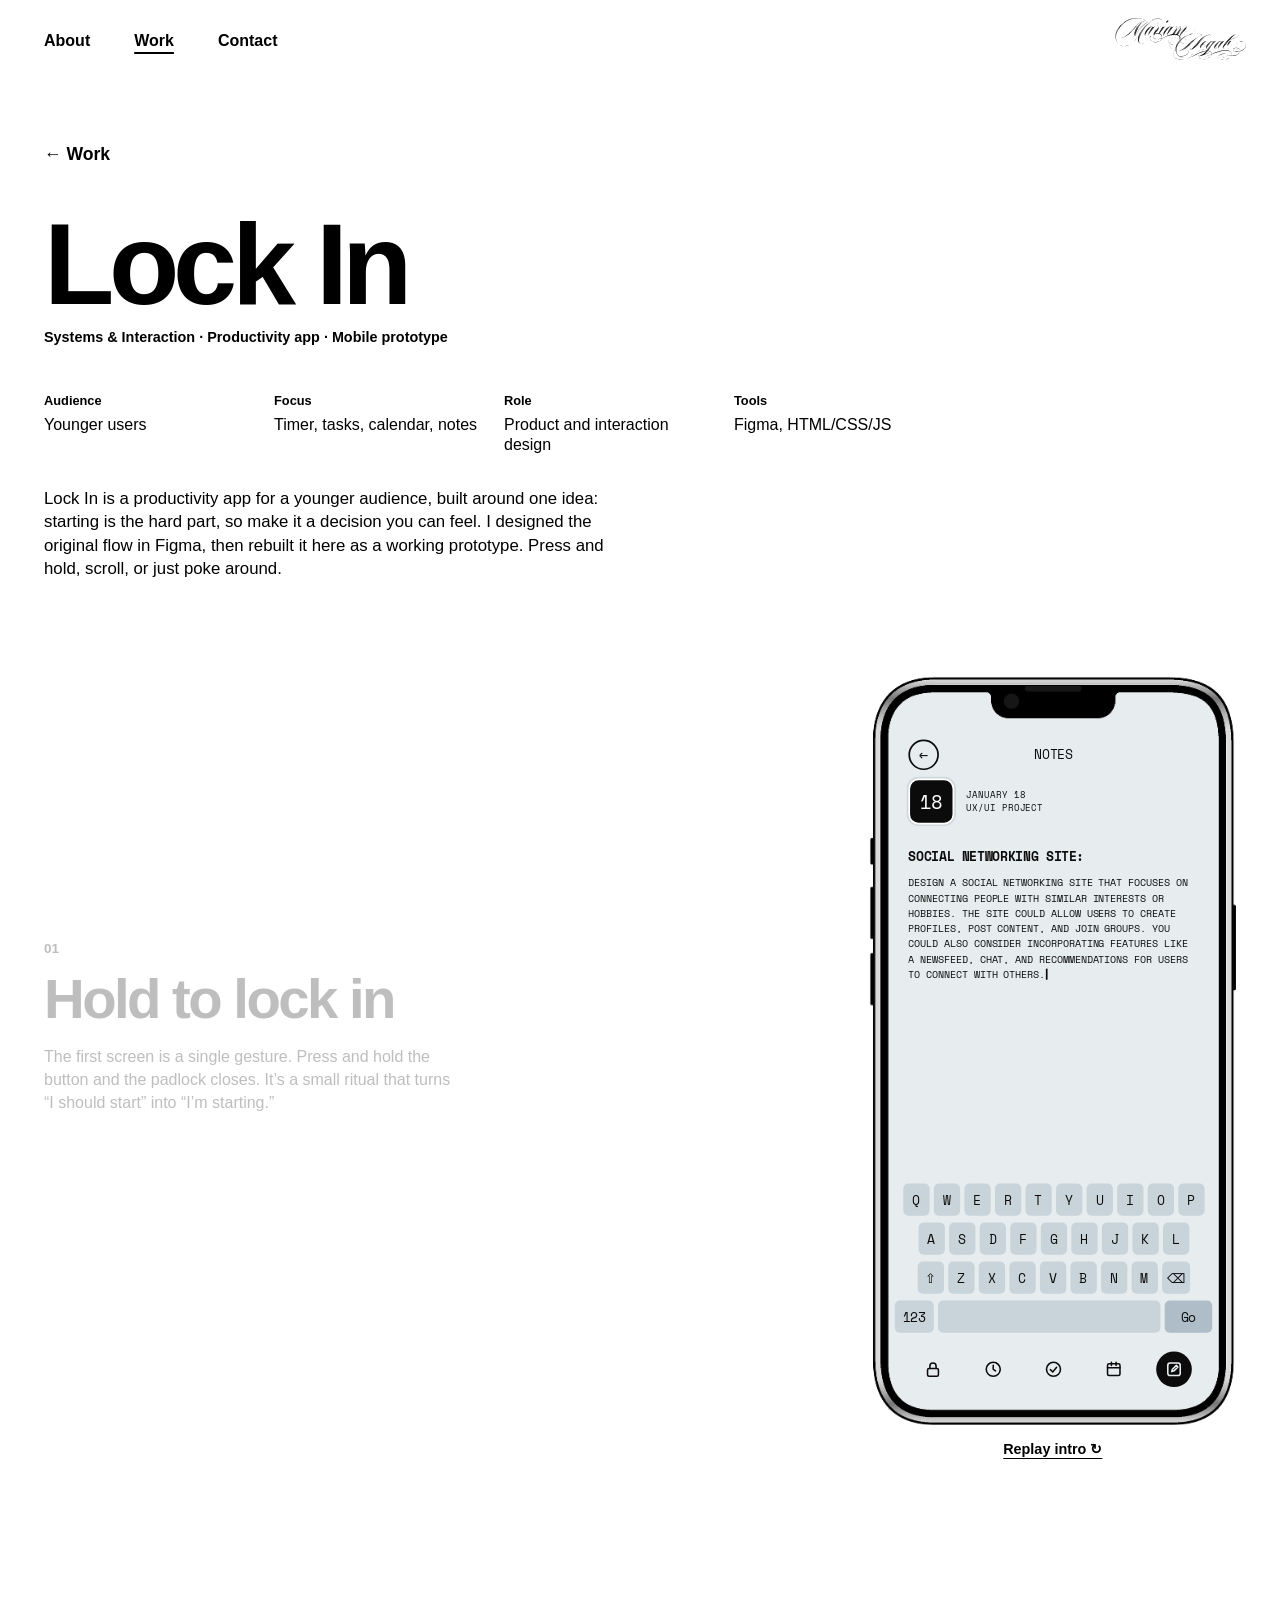
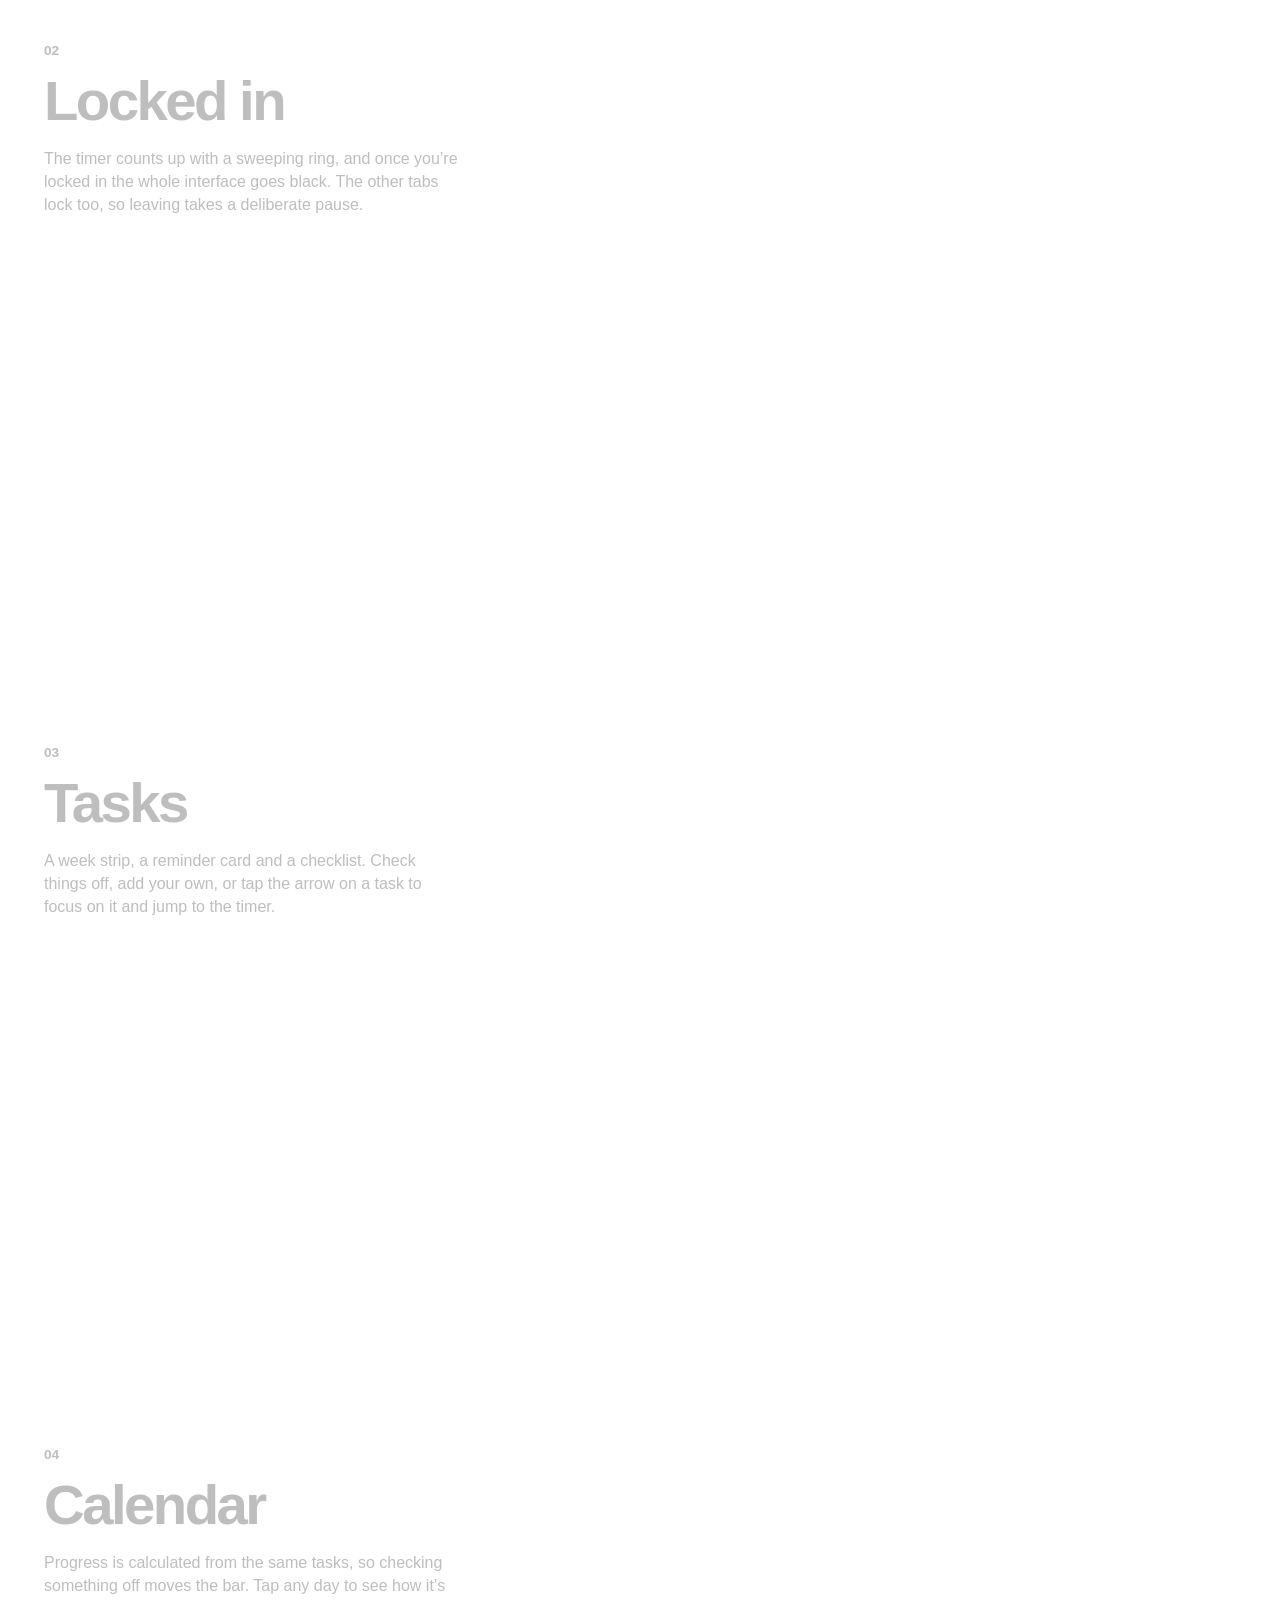
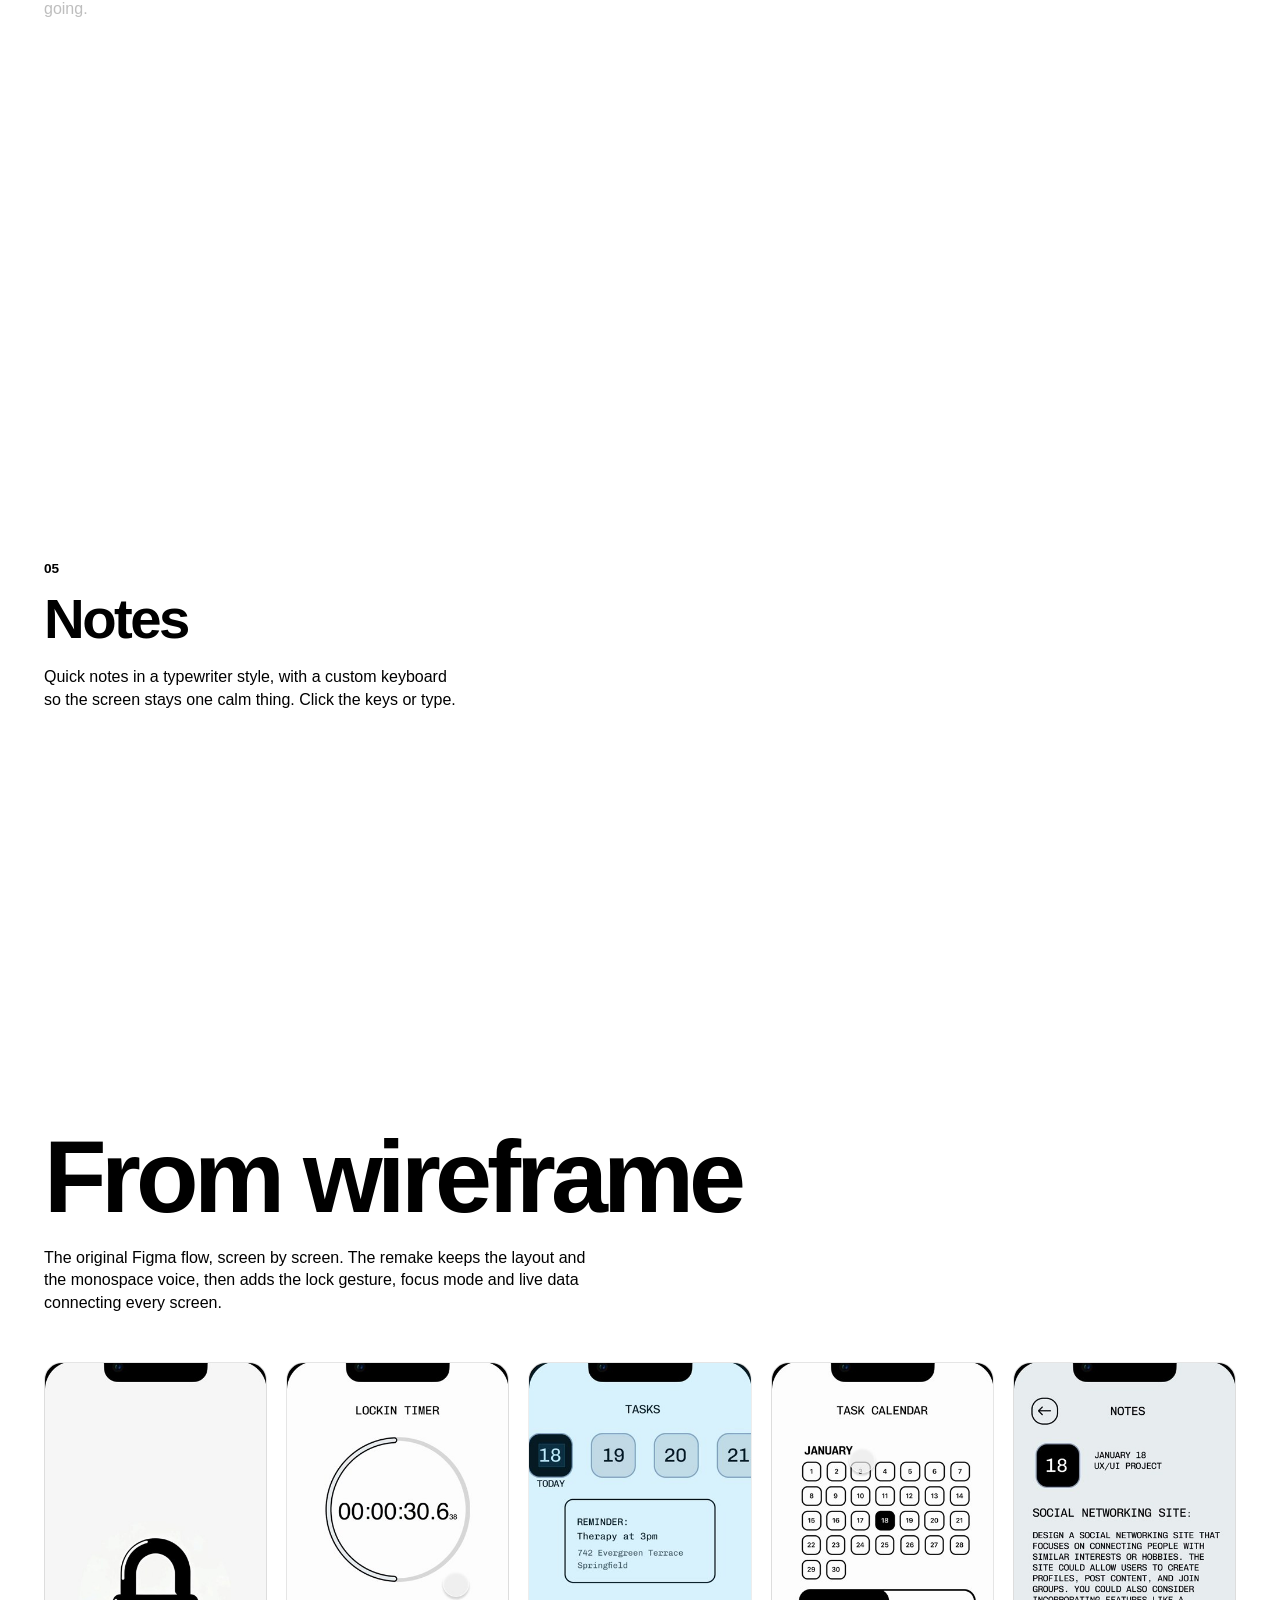
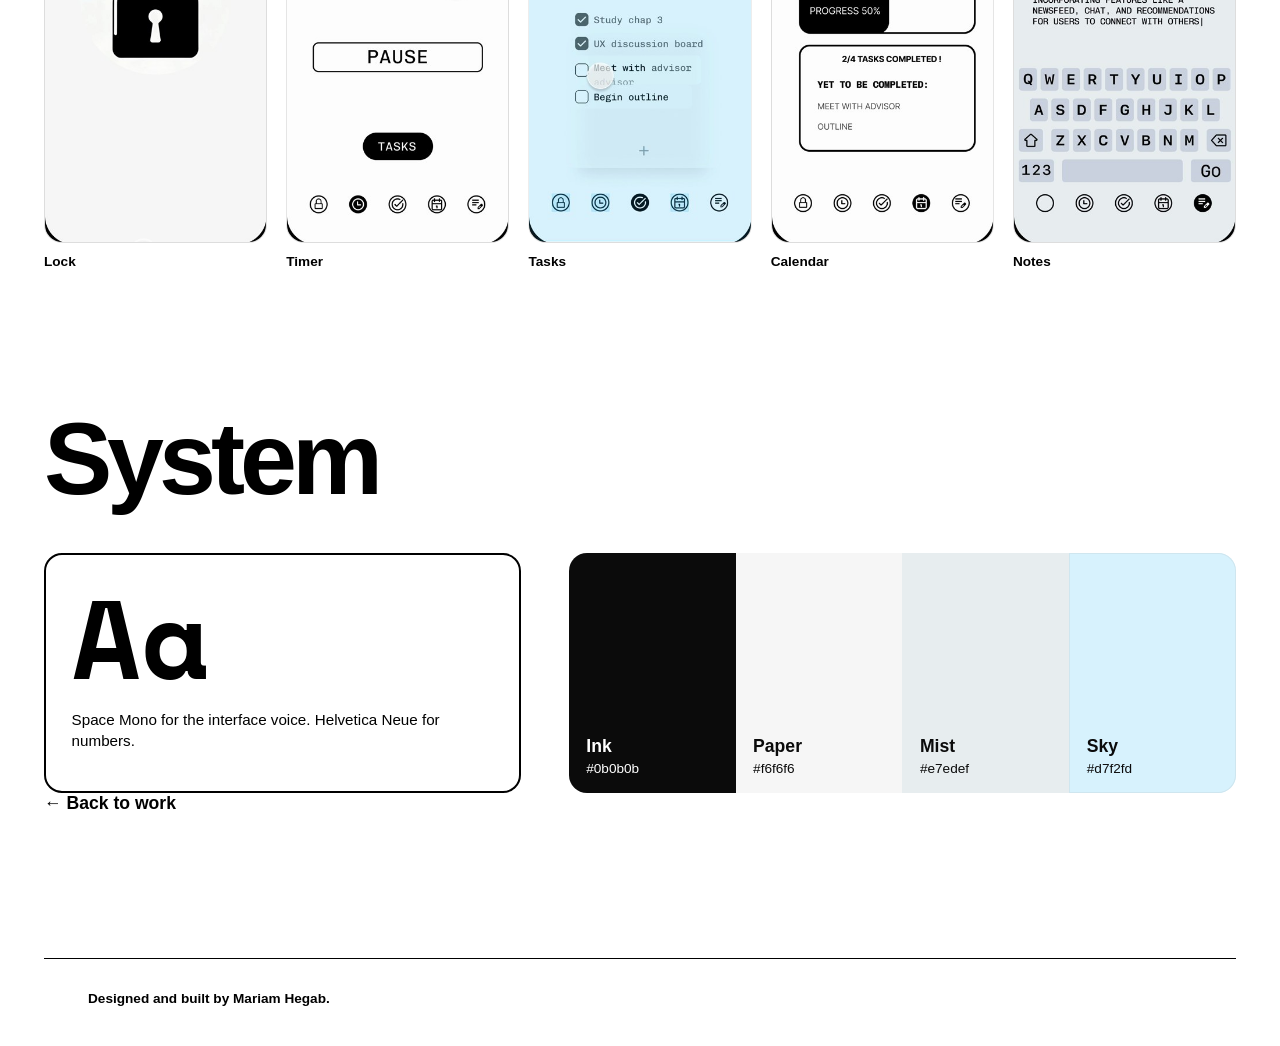
<file: lockin.html>
<!DOCTYPE html>
<html lang="en"><head><meta charset="UTF-8"><meta name="viewport" content="width=device-width, initial-scale=1">
<title>Lock In / Mariam Hegab</title>
<link rel="preconnect" href="https://fonts.googleapis.com"><link rel="preconnect" href="https://fonts.gstatic.com" crossorigin>
<link href="https://fonts.googleapis.com/css2?family=Space+Mono:wght@400;700&display=swap" rel="stylesheet">
<link rel="stylesheet" href="style.css"><link rel="stylesheet" href="pages.css"><link rel="stylesheet" href="lockin.css"></head>
<body class="page work">
<div class="wipe"></div>
<nav class="nav" aria-label="Main"><a href="about.html">About</a><a href="work.html" aria-current="page">Work</a><a href="contact.html">Contact</a></nav>
<a class="home" href="index.html" aria-label="Home"><img src="assets/portweblogo.svg" alt="Mariam Hegab"></a>
<main>
<a class="back" href="work.html">&larr; Work</a>
<h1 class="ptitle" data-split>Lock In</h1>
<p class="sub">Systems &amp; Interaction &middot; Productivity app &middot; Mobile prototype</p>
<dl class="meta">
  <div><dt>Audience</dt><dd>Younger users</dd></div>
  <div><dt>Focus</dt><dd>Timer, tasks, calendar, notes</dd></div>
  <div><dt>Role</dt><dd>Product and interaction design</dd></div>
  <div><dt>Tools</dt><dd>Figma, HTML/CSS/JS</dd></div>
</dl>
<p class="desc">Lock In is a productivity app for a younger audience, built around one idea: starting is the hard part, so make it a decision you can feel. I designed the original flow in Figma, then rebuilt it here as a working prototype. Press and hold, scroll, or just poke around.</p>

<section class="story">
  <div class="chaps">
    <article class="chap" data-go="lock"><span class="num">01</span><h2>Hold to lock in</h2><p>The first screen is a single gesture. Press and hold the button and the padlock closes. It&rsquo;s a small ritual that turns &ldquo;I should start&rdquo; into &ldquo;I&rsquo;m starting.&rdquo;</p></article>
    <article class="chap" data-go="timer"><span class="num">02</span><h2>Locked in</h2><p>The timer counts up with a sweeping ring, and once you&rsquo;re locked in the whole interface goes black. The other tabs lock too, so leaving takes a deliberate pause.</p></article>
    <article class="chap" data-go="tasks"><span class="num">03</span><h2>Tasks</h2><p>A week strip, a reminder card and a checklist. Check things off, add your own, or tap the arrow on a task to focus on it and jump to the timer.</p></article>
    <article class="chap" data-go="cal"><span class="num">04</span><h2>Calendar</h2><p>Progress is calculated from the same tasks, so checking something off moves the bar. Tap any day to see how it&rsquo;s going.</p></article>
    <article class="chap" data-go="note"><span class="num">05</span><h2>Notes</h2><p>Quick notes in a typewriter style, with a custom keyboard so the screen stays one calm thing. Click the keys or type.</p></article>
  </div>
  <div class="stage">
    <div class="phone" id="phone">
      <div class="screen">
        <div class="app" id="app" data-v="lock">
          <div class="views">

            <section class="v" data-v="lock">
              <p class="ttl">LOCKIN</p>
              <svg class="pad" id="pad" viewBox="0 0 100 120" aria-hidden="true">
                <g class="shackle"><path d="M30 56V38a20 20 0 0 1 40 0v18" fill="none" stroke="currentColor" stroke-width="11" stroke-linecap="round"/></g>
                <rect x="10" y="52" width="80" height="64" rx="12" fill="currentColor"/>
                <circle cx="50" cy="78" r="8" fill="var(--bg)"/><rect x="46.5" y="80" width="7" height="18" rx="3.5" fill="var(--bg)"/>
              </svg>
              <p class="cap">READY WHEN YOU ARE.</p>
              <button class="hold" id="hold" type="button" aria-label="Press and hold to lock in">
                <svg viewBox="0 0 160 160" aria-hidden="true"><circle cx="80" cy="80" r="74" class="rt"/><circle cx="80" cy="80" r="74" class="rp" id="hring"/></svg>
                <span id="holdtxt">HOLD</span>
              </button>
              <p class="mini">LOCKED IN TODAY <b id="today">00:00:00</b></p>
            </section>

            <section class="v" data-v="timer">
              <p class="ttl">LOCKIN TIMER</p>
              <div class="ringw">
                <svg viewBox="0 0 300 300" aria-hidden="true"><circle cx="150" cy="150" r="130" class="tr"/><circle cx="150" cy="150" r="130" class="pr" id="pr"/></svg>
                <div class="dig"><span id="dg">00:00:00.0</span><small id="dgs">00</small></div>
                <p class="goal">SESSION 01</p>
              </div>
              <div class="chip" id="chip"><span class="now">NOW</span><span class="tx" id="chiptx">Meet with advisor</span><button type="button" id="chipok" aria-label="Mark task done">&#10003;</button></div>
              <button class="big" id="main" type="button">START</button>
              <button class="pill" id="totasks" type="button">TASKS</button>
              <button class="lnk" id="reset" type="button">RESET</button>
            </section>

            <section class="v" data-v="tasks">
              <p class="ttl">TASKS</p>
              <div class="daystrip" id="daystrip"></div>
              <div class="rem" id="rem"></div>
              <ul class="list" id="list"></ul>
            </section>

            <section class="v" data-v="cal">
              <p class="ttl">TASK CALENDAR</p>
              <p class="mon">JANUARY</p>
              <div class="grid" id="cgrid"></div>
              <div class="prog"><i id="pfill"></i><span id="ptx">PROGRESS 0%</span></div>
              <div class="done"><b id="dn">0/0 TASKS COMPLETED !</b><p>YET TO BE COMPLETED:</p><ul id="yet"></ul></div>
            </section>

            <section class="v" data-v="notes">
              <p class="ttl">NOTES</p>
              <div class="nl" id="nl"></div>
              <div class="nd" id="nd">
                <button class="bk" id="nback" type="button" aria-label="Back">&larr;</button>
                <p class="ttl">NOTES</p>
                <div class="nh"><span class="tile" id="ntile">18</span><div><p id="ndate">JANUARY 18</p><p id="ntitle">UX/UI PROJECT</p></div></div>
                <h3 id="nhead"></h3>
                <p class="nb"><span id="nbody"></span><i class="caret"></i></p>
                <div class="kb" id="kb"></div>
              </div>
            </section>

          </div>
          <nav class="tabs" id="tabs" aria-label="App">
            <button type="button" data-t="lock" aria-label="Lock"><svg viewBox="0 0 24 24"><rect x="5" y="11" width="14" height="10" rx="2"/><path d="M8 11V8a4 4 0 0 1 8 0v3"/></svg></button>
            <button type="button" data-t="timer" aria-label="Timer"><svg viewBox="0 0 24 24"><circle cx="12" cy="12" r="9"/><path d="M12 7v5l3 2"/></svg></button>
            <button type="button" data-t="tasks" aria-label="Tasks"><svg viewBox="0 0 24 24"><circle cx="12" cy="12" r="9"/><path d="m8 12.5 3 3 5-6"/></svg></button>
            <button type="button" data-t="cal" aria-label="Calendar"><svg viewBox="0 0 24 24"><rect x="4" y="5" width="16" height="15" rx="2"/><path d="M4 10h16M9 3v4M15 3v4"/></svg></button>
            <button type="button" data-t="notes" aria-label="Notes"><svg viewBox="0 0 24 24"><rect x="4" y="4" width="16" height="16" rx="3"/><path d="m9 15 1-3 5-5 2 2-5 5z"/></svg></button>
          </nav>
          <div class="toast" id="toast">LOCKED IN. PAUSE TO LEAVE.</div>
          <div class="splash" id="splash">
            <svg class="spad" viewBox="0 0 100 120" aria-hidden="true"><g class="shackle"><path d="M30 56V38a20 20 0 0 1 40 0v18" fill="none" stroke="#0b0b0b" stroke-width="11" stroke-linecap="round"/></g><rect x="10" y="52" width="80" height="64" rx="12" fill="#0b0b0b"/><circle cx="50" cy="78" r="8" fill="#f6f6f6"/><rect x="46.5" y="80" width="7" height="18" rx="3.5" fill="#f6f6f6"/></svg>
            <div class="orb"><span>LOCKIN</span></div>
          </div>
        </div>
      </div>
      <img class="frame" src="assets/lockin/phone.png" alt="" draggable="false">
    </div>
    <button class="replay" id="replay" type="button">Replay intro &#8635;</button>
  </div>
</section>

<section class="blk">
  <h2 class="h2s" data-split>From wireframe</h2>
  <p class="note">The original Figma flow, screen by screen. The remake keeps the layout and the monospace voice, then adds the lock gesture, focus mode and live data connecting every screen.</p>
  <div class="orig">
    <figure class="rv"><div class="im"><img src="assets/lockin/original-lock.jpg" alt="Original lock screen"></div><figcaption>Lock</figcaption></figure>
    <figure class="rv"><div class="im"><img src="assets/lockin/original-timer.jpg" alt="Original timer"></div><figcaption>Timer</figcaption></figure>
    <figure class="rv"><div class="im"><img src="assets/lockin/original-tasks.jpg" alt="Original tasks"></div><figcaption>Tasks</figcaption></figure>
    <figure class="rv"><div class="im"><img src="assets/lockin/original-cal.jpg" alt="Original calendar"></div><figcaption>Calendar</figcaption></figure>
    <figure class="rv"><div class="im"><img src="assets/lockin/original-notes.jpg" alt="Original notes"></div><figcaption>Notes</figcaption></figure>
  </div>
</section>

<section class="blk">
  <h2 class="h2s" data-split>System</h2>
  <div class="sys">
    <div class="type"><p class="aa">Aa</p><p>Space Mono for the interface voice. Helvetica Neue for numbers.</p></div>
    <div class="sw2">
      <button style="--c:#0b0b0b;--t:#fff" data-hex="#0b0b0b"><b>Ink</b><span>#0b0b0b</span></button>
      <button style="--c:#f6f6f6;--t:#0b0b0b" data-hex="#f6f6f6"><b>Paper</b><span>#f6f6f6</span></button>
      <button style="--c:#e7edef;--t:#0b0b0b" data-hex="#e7edef"><b>Mist</b><span>#e7edef</span></button>
      <button style="--c:#d7f2fd;--t:#0b0b0b" data-hex="#d7f2fd"><b>Sky</b><span>#d7f2fd</span></button>
    </div>
  </div>
</section>

<a class="back" href="work.html">&larr; Back to work</a>
</main>
<footer class="foot">Designed and built by Mariam Hegab.</footer>
<script src="fx.js"></script><script src="lockin.js"></script>
<script src="pixel.js"></script>
</body></html>
</file>
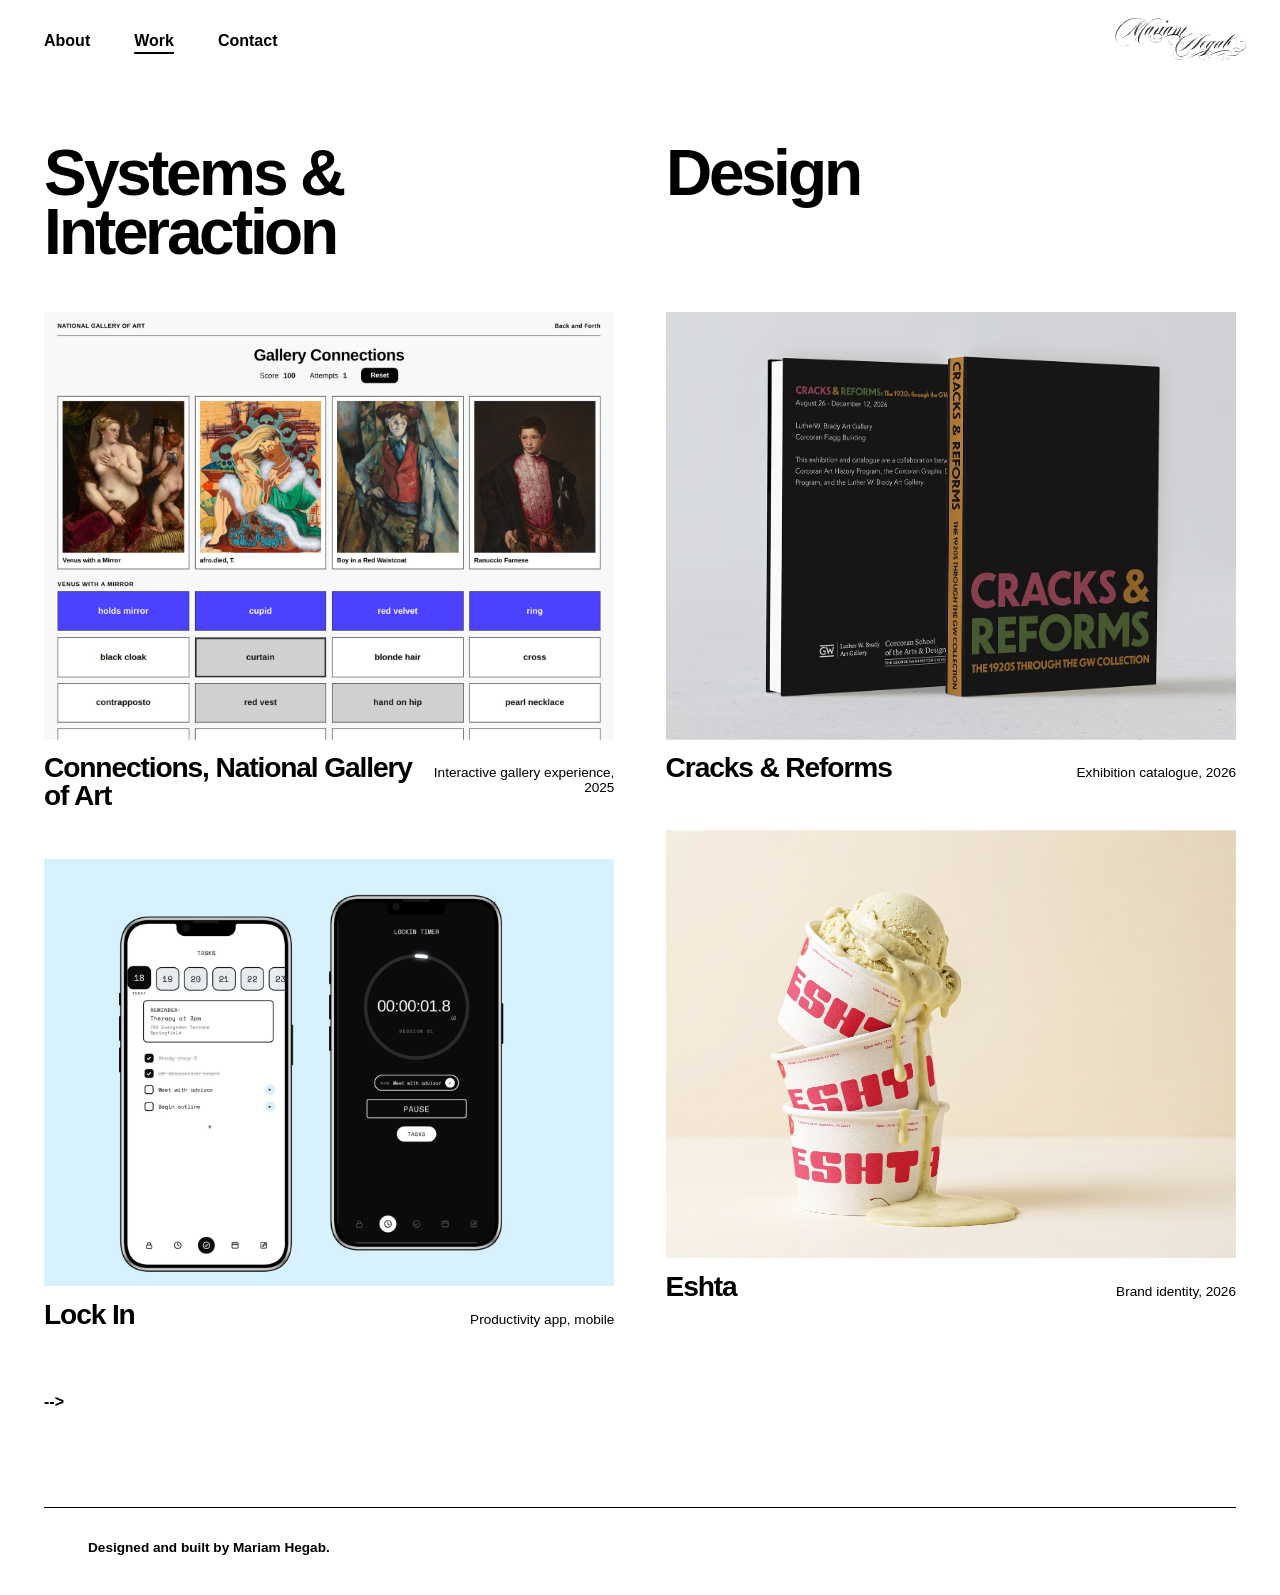
<file: work.html>
<!DOCTYPE html>
<html lang="en"><head><meta charset="UTF-8"><meta name="viewport" content="width=device-width, initial-scale=1">
<title>Work / Mariam Hegab</title>
<link rel="stylesheet" href="style.css"><link rel="stylesheet" href="pages.css"></head>
<body class="page work">
<div class="wipe"></div>
<nav class="nav" aria-label="Main"><a href="about.html">About</a><a href="work.html" aria-current="page">Work</a><a href="contact.html">Contact</a></nav>
<a class="home" href="index.html" aria-label="Home"><img src="assets/portweblogo.svg" alt="Mariam Hegab"></a>
<main>
<div class="cols2">
<section>
  <h2 class="sec long" data-split>Systems &amp; Interaction</h2>
  <div class="cards">
    <a class="card rv" href="connections.html">
      <div class="im"><img src="assets/connections/connections-thumb.jpg" alt="Connections, National Gallery of Art"></div>
      <div class="row"><h3>Connections, National Gallery of Art</h3><span>Interactive gallery experience, 2025</span></div>
    </a>
    <a class="card rv" href="lockin.html">
      <div class="im"><img src="assets/lockin/lockin-thumb.jpg" alt="Lock In"></div>
      <div class="row"><h3>Lock In</h3><span>Productivity app, mobile</span></div>
    </a>
  </div>
</section>

<section>
  <h2 class="sec" data-split>Design</h2>
  <div class="cards">
    <a class="card rv" href="cracks.html">
      <div class="im"><img src="assets/work/cracks-cover.jpg" alt="Cracks &amp; Reforms"></div>
      <div class="row"><h3>Cracks &amp; Reforms</h3><span>Exhibition catalogue, 2026</span></div>
    </a>
    <a class="card rv" href="eshta.html">
      <div class="im"><img src="assets/eshta/eshta-cups.jpg" alt="Eshta"></div>
      <div class="row"><h3>Eshta</h3><span>Brand identity, 2026</span></div>
    </a>
  </div>
</section>
</div>
-->
</main>
<footer class="foot">Designed and built by Mariam Hegab.</footer>
<script src="fx.js"></script>
<script src="pixel.js"></script>
</body></html>
</file>
<file: style.css>
:root{
  --dlw:min(52vw,64vh);--dlh:calc(var(--dlw) * .3353);--bf:clamp(1rem,1.55vw,1.4rem);--cf:clamp(1.3rem,2.5vw,2.3rem);--gp:clamp(1.8rem,5vh,3.2rem);
  --gh:calc(var(--dlh) + var(--gp) * 2 + var(--bf) * 2.5 + var(--cf) + 1.8rem);--gt:calc(50vh - var(--gh) / 2);
  --pink:#e8399c;
  --ink:#000;
  --ease:cubic-bezier(.65,0,.25,1);
  --dur:1.5s;
  --pixel-cursor:url("data:image/svg+xml,%3Csvg xmlns='http://www.w3.org/2000/svg' width='24' height='38' viewBox='0 0 12 19' shape-rendering='crispEdges'%3E%3Crect x='0' y='0' width='1' height='1' fill='%23000'/%3E%3Crect x='0' y='1' width='1' height='1' fill='%23000'/%3E%3Crect x='1' y='1' width='1' height='1' fill='%23000'/%3E%3Crect x='0' y='2' width='1' height='1' fill='%23000'/%3E%3Crect x='1' y='2' width='1' height='1' fill='%23fff'/%3E%3Crect x='2' y='2' width='1' height='1' fill='%23000'/%3E%3Crect x='0' y='3' width='1' height='1' fill='%23000'/%3E%3Crect x='1' y='3' width='1' height='1' fill='%23fff'/%3E%3Crect x='2' y='3' width='1' height='1' fill='%23fff'/%3E%3Crect x='3' y='3' width='1' height='1' fill='%23000'/%3E%3Crect x='0' y='4' width='1' height='1' fill='%23000'/%3E%3Crect x='1' y='4' width='1' height='1' fill='%23fff'/%3E%3Crect x='2' y='4' width='1' height='1' fill='%23fff'/%3E%3Crect x='3' y='4' width='1' height='1' fill='%23fff'/%3E%3Crect x='4' y='4' width='1' height='1' fill='%23000'/%3E%3Crect x='0' y='5' width='1' height='1' fill='%23000'/%3E%3Crect x='1' y='5' width='1' height='1' fill='%23fff'/%3E%3Crect x='2' y='5' width='1' height='1' fill='%23fff'/%3E%3Crect x='3' y='5' width='1' height='1' fill='%23fff'/%3E%3Crect x='4' y='5' width='1' height='1' fill='%23fff'/%3E%3Crect x='5' y='5' width='1' height='1' fill='%23000'/%3E%3Crect x='0' y='6' width='1' height='1' fill='%23000'/%3E%3Crect x='1' y='6' width='1' height='1' fill='%23fff'/%3E%3Crect x='2' y='6' width='1' height='1' fill='%23fff'/%3E%3Crect x='3' y='6' width='1' height='1' fill='%23fff'/%3E%3Crect x='4' y='6' width='1' height='1' fill='%23fff'/%3E%3Crect x='5' y='6' width='1' height='1' fill='%23fff'/%3E%3Crect x='6' y='6' width='1' height='1' fill='%23000'/%3E%3Crect x='0' y='7' width='1' height='1' fill='%23000'/%3E%3Crect x='1' y='7' width='1' height='1' fill='%23fff'/%3E%3Crect x='2' y='7' width='1' height='1' fill='%23fff'/%3E%3Crect x='3' y='7' width='1' height='1' fill='%23fff'/%3E%3Crect x='4' y='7' width='1' height='1' fill='%23fff'/%3E%3Crect x='5' y='7' width='1' height='1' fill='%23fff'/%3E%3Crect x='6' y='7' width='1' height='1' fill='%23fff'/%3E%3Crect x='7' y='7' width='1' height='1' fill='%23000'/%3E%3Crect x='0' y='8' width='1' height='1' fill='%23000'/%3E%3Crect x='1' y='8' width='1' height='1' fill='%23fff'/%3E%3Crect x='2' y='8' width='1' height='1' fill='%23fff'/%3E%3Crect x='3' y='8' width='1' height='1' fill='%23fff'/%3E%3Crect x='4' y='8' width='1' height='1' fill='%23fff'/%3E%3Crect x='5' y='8' width='1' height='1' fill='%23fff'/%3E%3Crect x='6' y='8' width='1' height='1' fill='%23fff'/%3E%3Crect x='7' y='8' width='1' height='1' fill='%23fff'/%3E%3Crect x='8' y='8' width='1' height='1' fill='%23000'/%3E%3Crect x='0' y='9' width='1' height='1' fill='%23000'/%3E%3Crect x='1' y='9' width='1' height='1' fill='%23fff'/%3E%3Crect x='2' y='9' width='1' height='1' fill='%23fff'/%3E%3Crect x='3' y='9' width='1' height='1' fill='%23fff'/%3E%3Crect x='4' y='9' width='1' height='1' fill='%23fff'/%3E%3Crect x='5' y='9' width='1' height='1' fill='%23fff'/%3E%3Crect x='6' y='9' width='1' height='1' fill='%23fff'/%3E%3Crect x='7' y='9' width='1' height='1' fill='%23fff'/%3E%3Crect x='8' y='9' width='1' height='1' fill='%23fff'/%3E%3Crect x='9' y='9' width='1' height='1' fill='%23000'/%3E%3Crect x='0' y='10' width='1' height='1' fill='%23000'/%3E%3Crect x='1' y='10' width='1' height='1' fill='%23fff'/%3E%3Crect x='2' y='10' width='1' height='1' fill='%23fff'/%3E%3Crect x='3' y='10' width='1' height='1' fill='%23fff'/%3E%3Crect x='4' y='10' width='1' height='1' fill='%23fff'/%3E%3Crect x='5' y='10' width='1' height='1' fill='%23fff'/%3E%3Crect x='6' y='10' width='1' height='1' fill='%23000'/%3E%3Crect x='7' y='10' width='1' height='1' fill='%23000'/%3E%3Crect x='8' y='10' width='1' height='1' fill='%23000'/%3E%3Crect x='9' y='10' width='1' height='1' fill='%23000'/%3E%3Crect x='10' y='10' width='1' height='1' fill='%23000'/%3E%3Crect x='0' y='11' width='1' height='1' fill='%23000'/%3E%3Crect x='1' y='11' width='1' height='1' fill='%23fff'/%3E%3Crect x='2' y='11' width='1' height='1' fill='%23fff'/%3E%3Crect x='3' y='11' width='1' height='1' fill='%23000'/%3E%3Crect x='4' y='11' width='1' height='1' fill='%23fff'/%3E%3Crect x='5' y='11' width='1' height='1' fill='%23fff'/%3E%3Crect x='6' y='11' width='1' height='1' fill='%23000'/%3E%3Crect x='0' y='12' width='1' height='1' fill='%23000'/%3E%3Crect x='1' y='12' width='1' height='1' fill='%23fff'/%3E%3Crect x='2' y='12' width='1' height='1' fill='%23000'/%3E%3Crect x='4' y='12' width='1' height='1' fill='%23000'/%3E%3Crect x='5' y='12' width='1' height='1' fill='%23fff'/%3E%3Crect x='6' y='12' width='1' height='1' fill='%23fff'/%3E%3Crect x='7' y='12' width='1' height='1' fill='%23000'/%3E%3Crect x='0' y='13' width='1' height='1' fill='%23000'/%3E%3Crect x='1' y='13' width='1' height='1' fill='%23000'/%3E%3Crect x='4' y='13' width='1' height='1' fill='%23000'/%3E%3Crect x='5' y='13' width='1' height='1' fill='%23fff'/%3E%3Crect x='6' y='13' width='1' height='1' fill='%23fff'/%3E%3Crect x='7' y='13' width='1' height='1' fill='%23000'/%3E%3Crect x='0' y='14' width='1' height='1' fill='%23000'/%3E%3Crect x='5' y='14' width='1' height='1' fill='%23000'/%3E%3Crect x='6' y='14' width='1' height='1' fill='%23fff'/%3E%3Crect x='7' y='14' width='1' height='1' fill='%23fff'/%3E%3Crect x='8' y='14' width='1' height='1' fill='%23000'/%3E%3Crect x='5' y='15' width='1' height='1' fill='%23000'/%3E%3Crect x='6' y='15' width='1' height='1' fill='%23fff'/%3E%3Crect x='7' y='15' width='1' height='1' fill='%23fff'/%3E%3Crect x='8' y='15' width='1' height='1' fill='%23000'/%3E%3Crect x='6' y='16' width='1' height='1' fill='%23000'/%3E%3Crect x='7' y='16' width='1' height='1' fill='%23fff'/%3E%3Crect x='8' y='16' width='1' height='1' fill='%23fff'/%3E%3Crect x='9' y='16' width='1' height='1' fill='%23000'/%3E%3Crect x='6' y='17' width='1' height='1' fill='%23000'/%3E%3Crect x='7' y='17' width='1' height='1' fill='%23fff'/%3E%3Crect x='8' y='17' width='1' height='1' fill='%23fff'/%3E%3Crect x='9' y='17' width='1' height='1' fill='%23000'/%3E%3Crect x='7' y='18' width='1' height='1' fill='%23000'/%3E%3Crect x='8' y='18' width='1' height='1' fill='%23000'/%3E%3C/svg%3E") 0 0, auto;
}
*{box-sizing:border-box;margin:0;padding:0}
html,body{height:100%}
body{
  background:#fff;color:var(--ink);overflow:hidden;
  font-family:"Helvetica Neue",Helvetica,Arial,sans-serif;font-weight:500;
  cursor:var(--pixel-cursor);
}
a,button{cursor:var(--pixel-cursor)}
a{color:inherit;text-decoration:none}
a:focus-visible{outline:2px solid var(--pink);outline-offset:4px}

.nav{position:fixed;top:2rem;left:2.75rem;display:flex;gap:2.75rem;z-index:5;font-weight:700;font-size:1rem}

.logo{
  position:fixed;left:2vw;top:46vh;width:min(72vw,118vh);height:auto;z-index:2;
  transition:left var(--dur) var(--ease),top var(--dur) var(--ease),width var(--dur) var(--ease);
}
.strip{
  position:fixed;top:0;right:0;bottom:0;width:24vw;z-index:3;overflow:hidden;
  background:#fff;
  transition:transform var(--dur) var(--ease);
}
.track{animation:scroll 32s linear infinite}
.track img{display:block;width:100%;height:33.34vh;object-fit:cover;background:#f2f2f2}
@keyframes scroll{to{transform:translateY(-50%)}}

.blurb{
  position:fixed;left:50%;top:calc(var(--gt) + var(--dlh) + var(--gp));width:min(calc(var(--bf) * 34),86vw);text-align:center;text-wrap:balance;z-index:2;
  font-size:var(--bf);line-height:1.25;font-weight:500;
  opacity:0;transform:translate(-50%,12px);pointer-events:none;
  transition:opacity 1s ease,transform 1s ease;
}

/* entered state */
.entered .logo{left:calc(50vw - var(--dlw) / 2);top:var(--gt);width:var(--dlw)}
.entered .strip{transform:translateX(100%)}
.entered .blurb{opacity:1;transform:translate(-50%,0);transition-delay:.9s}

@media (prefers-reduced-motion:reduce){
  :root{--dur:.01s}
  .track{animation:none}
  .blurb{transition-delay:0s}
}

/* services */
.svc ol{list-style:none;display:grid;grid-template-columns:repeat(3,1fr);gap:2rem}
.svc h3{font-size:1rem;letter-spacing:-.02em;margin-bottom:.6rem}
.svc h3 span{margin-right:.4em}
.svc ul{list-style:none}
.svc ul li{font-size:.85rem;font-weight:500;line-height:1.55;transition:color .2s,transform .3s var(--ease)}
.svc ul li:hover{color:var(--pink);transform:translateX(6px)}
.svc.intro{position:fixed;left:50%;top:62vh;width:min(60rem,88vw);transform:translate(-50%,12px);z-index:2;opacity:0;pointer-events:none;transition:opacity 1s ease,transform 1s ease}
.svc-tag{font-weight:700;font-size:1.1rem;letter-spacing:-.02em;margin-bottom:1.4rem;text-align:center}
.entered .svc.intro{opacity:1;pointer-events:auto;transform:translate(-50%,0);transition-delay:1.4s}
@media (prefers-reduced-motion:reduce){.svc.intro{transition-delay:0s}}

/* flow arrows between the three stages */
.svc ol>li{position:relative}
.svc ol>li:not(:last-child)::after{content:"\2192";position:absolute;top:0;right:-1.6rem;font-weight:700;font-size:1.1rem;line-height:1;animation:nudge 1.8s var(--ease) infinite}
@keyframes nudge{0%,100%{transform:translateX(0)}50%{transform:translateX(6px)}}
@media (max-width:700px){
  .svc ol>li:not(:last-child)::after{content:"\2193";top:auto;right:auto;left:0;bottom:-1.8rem;animation:none}
}
@media (prefers-reduced-motion:reduce){.svc ol>li::after{animation:none}}

/* center the three-stage flow as one block */
.svc.intro{width:min(84rem,94vw)}
.svc.intro ol{grid-template-columns:repeat(3,auto);justify-content:center;--g:clamp(5rem,12vw,13rem);column-gap:var(--g)}
.svc.intro ol>li:not(:last-child)::after{right:calc(var(--g) / -2 - .55rem)}

/* no strokes on the landing photo bar */
.strip,.track,.track img{border:0!important;outline:0!important;box-shadow:none!important}

/* ---------- fit every screen ---------- */
.copy{display:contents}
@keyframes scrollx{to{transform:translateX(-50%)}}
@media (min-width:1700px){html{font-size:calc(16px + (100vw - 1700px) * .012)}}

/* shared: blurb + services stack as a simple centered column inside .copy */
@media (max-width:900px) and (orientation:portrait), (max-height:560px) and (orientation:landscape){
  .copy{display:block;position:fixed;z-index:2;overflow-y:auto;overflow-x:hidden;pointer-events:none;overscroll-behavior:contain}
  .entered .copy{pointer-events:auto}
  .blurb,.svc.intro{position:static;left:auto;top:auto;width:auto;transform:translateY(12px)}
  .entered .blurb,.entered .svc.intro{transform:none}
  .blurb{font-size:clamp(1rem,4vw,1.4rem);margin:0 auto;max-width:34rem}
  .svc.intro{margin:1.6rem auto 0;max-width:34rem;text-align:center}
  .svc-tag{margin-bottom:1rem}
  .svc.intro ol{grid-template-columns:1fr;justify-content:stretch;column-gap:0;gap:1rem}
  .svc.intro ol>li:not(:last-child)::after{content:"\2193";position:static;display:block;margin-top:.5rem;animation:none;right:auto}
  .svc.intro ul{display:flex;flex-wrap:wrap;justify-content:center;gap:0 .9rem}
  .svc.intro ul li{font-size:.85rem}
  .svc.intro ul li:hover{transform:none}
}

/* portrait phones and tablets: logo up top, photo strip as a band along the bottom */
@media (max-width:900px) and (orientation:portrait){
  :root{--lw:min(94vw,44rem);--lw2:min(80vw,34rem);--top2:calc(3.6rem + 1dvh)}
  .nav{left:1.25rem;top:1.25rem;gap:1.5rem}
  .logo{width:var(--lw);left:calc(50vw - var(--lw) / 2);top:22dvh}
  .entered .logo{width:var(--lw2);left:calc(50vw - var(--lw2) / 2);top:var(--top2)}
  .strip{top:auto;left:0;right:0;bottom:0;width:auto;height:clamp(110px,26dvh,240px)}
  .track{display:flex;width:max-content;height:100%;animation:scrollx 34s linear infinite}
  .track img{height:100%;width:auto;aspect-ratio:4/3;flex:none}
  .entered .strip{transform:translateY(100%)}
  .copy{left:0;right:0;bottom:0;top:calc(var(--top2) + var(--lw2) * .3353 + 1.4rem);padding:0 1.25rem 1.5rem}
}
@media (max-width:900px) and (orientation:portrait) and (min-width:600px){.blurb{font-size:1.3rem}}
@media (max-width:900px) and (orientation:portrait) and (max-height:700px){
  .blurb{font-size:1rem}
  .svc.intro{margin-top:1rem}
  .svc.intro ol{gap:.6rem}
  .svc-tag{margin-bottom:.6rem;font-size:1rem}
  .svc.intro ol>li:not(:last-child)::after{margin-top:.2rem}
}

/* short landscape screens (phones turned sideways): strip stays on the right, text sits beside the logo */
@media (max-height:560px) and (orientation:landscape){
  .nav{top:1.1rem}
  .entered .logo{left:3vw;top:3.6rem;width:min(42vw,70vh)}
  .copy{left:50vw;right:0;top:3.4rem;bottom:0;padding:0 2rem 1.2rem 0}
  .blurb{font-size:1.15rem}
}

/* explore link: bold type that pixelates and disperses on hover */
.cta{position:fixed;left:50%;top:calc(var(--gt) + var(--dlh) + var(--gp) * 2 + var(--bf) * 2.5);transform:translate(-50%,12px);z-index:2;opacity:0;pointer-events:none;transition:opacity 1s ease,transform 1s ease}
.entered .cta{opacity:1;pointer-events:auto;transform:translate(-50%,0);transition-delay:1.2s}
.explore{position:relative;display:inline-block;padding:.9rem 1.4rem;border:0;background:none;font-weight:700;font-size:var(--cf);letter-spacing:0;line-height:1;white-space:nowrap}
.explore canvas{position:absolute;left:-80px;top:-80px;width:calc(100% + 160px);height:calc(100% + 160px);pointer-events:none;opacity:0;z-index:2}
.explore span{position:relative}
.explore.on canvas{opacity:1}
.explore.on span{color:transparent;text-decoration-color:transparent}
.explore:focus-visible{outline:2px solid var(--pink);outline-offset:4px}
@media (max-width:900px) and (orientation:portrait), (max-height:560px) and (orientation:landscape){
  .cta{position:static;left:auto;top:auto;transform:translateY(12px);margin:1.8rem auto 0;text-align:center}
  .entered .cta{transform:none}
}
@media (prefers-reduced-motion:reduce){.cta{transition-delay:0s}}
</file>
<file: pages.css>
:root{--pink:#e8399c}
.wipe{position:fixed;inset:0;background:var(--pink);z-index:50;pointer-events:none;transform:translateY(100%);animation:wipeOut .9s var(--ease) forwards}
.wipe.in{animation:none;transform:none;transition:transform .55s var(--ease)}
@keyframes wipeOut{from{transform:none}to{transform:translateY(-100%)}}

body.page{height:auto;overflow-x:hidden;overflow-y:auto;background:#fff;font-weight:700}
.page main{padding:9rem 2.75rem 6rem;min-height:100vh}
.page .nav a[aria-current]{text-decoration:underline;text-decoration-thickness:2px;text-underline-offset:6px}
.home{position:fixed;top:1rem;right:2rem;z-index:5;width:8.5rem}
.home img{width:100%;display:block}
a{transition:color .2s}
main a:hover{color:var(--pink)}

.w{display:inline-block;white-space:nowrap}
.ch{display:inline-block;transition:transform .45s var(--ease);will-change:transform}
.wd{opacity:.15;transition:opacity .4s}
.wd.on{opacity:1}

.lead{max-width:64rem;font-size:clamp(2rem,5.5vw,5.5rem);line-height:1;letter-spacing:-.045em}
.more{display:inline-block;margin-top:3rem;font-size:1.2rem}

.mail{display:inline-block;max-width:100%;font-size:clamp(1.3rem,5.6vw,6.5rem);letter-spacing:-.05em;line-height:1}
.links{list-style:none;display:flex;gap:2.5rem;margin-top:3rem;font-size:1.2rem}

.sec{font-size:clamp(3rem,11vw,11rem);line-height:.9;letter-spacing:-.05em;margin-bottom:4rem}
.proj{margin-bottom:8rem}
.proj h3{font-size:clamp(1.6rem,3.5vw,3.2rem);letter-spacing:-.035em;line-height:1}
.sub{margin-top:.8rem;font-size:.9rem}
.desc{max-width:36rem;margin-top:2rem;font-size:1.05rem;line-height:1.4;font-weight:500}
.desc em{font-style:italic}
.visit{display:inline-block;margin-top:1.5rem;font-size:1.05rem;text-decoration:underline;text-underline-offset:5px}
.imgs{display:grid;grid-template-columns:1fr 1fr;gap:3rem 2rem;margin-top:4rem}
.proj>figure{margin-top:3rem}
.imgs .full{grid-column:1/-1}
.im{overflow:hidden}
.im img,.im video{width:100%;display:block;transition:transform 1.2s var(--ease)}
.rv .im{clip-path:inset(0 0 100% 0);transition:clip-path 1.2s var(--ease)}
.rv.in .im{clip-path:inset(0)}
.rv:hover img{transform:scale(1.03)}
figcaption{margin-top:.7rem;font-size:.85rem}

.tag2{margin:8rem 0 4rem}
.svc.big ol{gap:3rem 2rem}
.svc.big ol>li{border-top:2px solid #000;padding-top:1rem}
.svc.big ol>li:not(:last-child)::after{top:1rem;font-size:1.6rem;right:-1.7rem}
.flow{max-width:34rem;margin:-1.5rem 0 3.5rem;font-weight:500;line-height:1.4}
.svc.big h3{font-size:clamp(1.4rem,2.6vw,2.4rem);margin-bottom:1rem}
.svc.big ul li{font-size:1.1rem}
.more{margin-top:5rem}
@media (max-width:700px){.svc ol{grid-template-columns:1fr}}
@media (max-width:700px){
  .page main{padding:7rem 1.25rem 4rem}
  .home{width:6rem;right:1rem;top:.8rem}
  .imgs{grid-template-columns:1fr}
}
@media (prefers-reduced-motion:reduce){.wipe{animation:none;transform:translateY(-100%)}}

/* work index */
.cards{display:grid;grid-template-columns:repeat(2,1fr);gap:4rem 2.5vw;align-items:start;margin-bottom:8rem}
.card{display:block}
.card:nth-child(even){margin-top:5rem}
.card .im{aspect-ratio:4/3}
.card .im img{height:100%;object-fit:cover}
.card .row{display:flex;justify-content:space-between;align-items:baseline;gap:1rem;margin-top:.9rem}
.card h3{font-size:clamp(1.5rem,3vw,2.8rem);letter-spacing:-.04em;line-height:1}
.card .row span{font-size:.85rem;font-weight:500;text-align:right}

/* project pages */
.back{display:inline-block;margin-bottom:3rem;font-size:1.1rem}
.ptitle{font-size:clamp(2.6rem,9vw,9rem);line-height:.9;letter-spacing:-.05em}
@media (max-width:700px){.cards{grid-template-columns:1fr}.card:nth-child(even){margin-top:0}}

.bio{margin:3rem 0 0 auto}

.sec.long{font-size:clamp(2.6rem,8vw,8rem)}

/* solid bar behind the fixed nav + logo so content scrolls cleanly underneath */
body.page::before{content:"";position:fixed;top:0;left:0;right:0;height:5rem;background:var(--bg,#fff);z-index:4;pointer-events:none}
.page .nav{z-index:6}.home{z-index:6}
@media (max-width:700px){body.page::before{height:4.5rem}}

/* work: two categories side by side */
.cols2{display:grid;grid-template-columns:1fr 1fr;gap:4rem 4vw;align-items:start}
.cols2 .sec{font-size:clamp(2rem,5vw,5.2rem);line-height:.92;margin-bottom:2.5rem;min-height:2em;hyphens:none}
.cols2 .cards{grid-template-columns:1fr;gap:3rem;margin-bottom:4rem}
.cols2 .card:nth-child(even){margin-top:0}
.cols2 .card h3{font-size:clamp(1.3rem,2.2vw,2.2rem)}
@media (max-width:800px){.cols2{grid-template-columns:1fr}.cols2 .sec{min-height:0}}

/* footer + contact pitch */
.foot{padding:2rem 2.75rem 2.5rem;font-size:.85rem;border-top:1px solid #000;margin:0 2.75rem}
.eshta .foot{margin:0 2.75rem}
.pitch{font-size:clamp(1.2rem,2.4vw,2rem);letter-spacing:-.03em;margin-bottom:1.2rem}
@media (max-width:700px){.foot{padding:1.5rem 0 2rem;margin:0 1.25rem}}

.tel{display:inline-block;margin-top:1.6rem;font-size:clamp(1.4rem,3.4vw,3rem);letter-spacing:-.04em;line-height:1}

/* about: sculpture */
.artist{display:grid;grid-template-columns:minmax(0,26rem) 1fr;gap:4rem 5vw;align-items:center;margin-top:8rem}
.artist figure{margin:0}
.h2a{font-size:clamp(2.4rem,6vw,6rem);line-height:.92;letter-spacing:-.05em}
.artist .desc{margin:2rem 0 0;max-width:30rem}
@media (max-width:800px){.artist{grid-template-columns:1fr}}
.artist img{mix-blend-mode:multiply}

/* About flow arrows: on phones they sit under each stage, not off the right edge */
@media (max-width:700px){.svc.big ol>li:not(:last-child)::after{right:auto;top:auto;left:0;bottom:-2.1rem}}
</file>
<file: connections.css>
.ptitle.sm{font-size:clamp(2.4rem,7vw,7rem)}
.meta{display:grid;grid-template-columns:repeat(auto-fit,minmax(11rem,1fr));gap:1.5rem;margin:3rem 0 0;max-width:56rem}
.meta dt{font-size:.8rem;margin-bottom:.4rem}.meta dd{font-weight:500;line-height:1.25}
.blk{margin-top:9rem}
.h2s{font-size:clamp(2.6rem,8vw,8rem);line-height:.9;letter-spacing:-.05em}
.note{max-width:34rem;margin-top:1.5rem;font-weight:500;line-height:1.4}
:root{--pk:#ffd1e3;--mint:#c9f2e1;--butter:#fff0a8;--lav:#dcd3ff;--peach:#ffd9bd}

/* game (styled after the original p5 version) */
.game{position:relative;overflow:hidden;background:#f8f8f8;padding:1.2rem 1.5rem 2rem;margin-top:2.5rem}
.gtop{display:flex;justify-content:space-between;font-size:.65rem;font-weight:700;letter-spacing:.04em;padding-bottom:.6rem;border-bottom:1px solid #333}
.gtitle{text-align:center;font-size:clamp(1.3rem,2.6vw,1.9rem);letter-spacing:-.02em;margin:1.2rem 0 .3rem}
.gbar{display:flex;justify-content:center;align-items:center;gap:1.6rem;margin-bottom:1.4rem;font-size:.8rem;font-weight:500}
.gbar b{margin-left:.3rem}
.gbar button{border:2px solid #000;border-radius:8px;background:#000;color:#fff;padding:.3rem .9rem;font:inherit;font-weight:700;font-size:.75rem;transition:background .2s}
.gbar button:hover{background:#333}
.wall{display:grid;grid-template-columns:repeat(4,1fr);gap:10px;margin-bottom:1.4rem}
.wall figure{background:#fff;border:1.5px solid #333;padding:.5rem .5rem 0;margin:0}
.wall img{width:100%;aspect-ratio:4/5;object-fit:cover;display:block}
.wall figcaption{font-size:.7rem;padding:.5rem 0;margin:0}
#grid{display:grid;grid-template-columns:repeat(4,1fr);gap:10px}
.gc{margin:0;border:1.5px solid #333;border-radius:0;background:#fff;height:4.4rem;padding:0 .5rem;font:inherit;font-weight:700;font-size:clamp(.72rem,1.4vw,.95rem);color:#111;transition:border-width .1s,background .15s}
.gc:hover{border-width:3px}
.gc.sel{background:#d0d0d0}
.gc.shake{animation:shake .45s}
@keyframes shake{20%{transform:translateX(-7px)}40%{transform:translateX(7px)}60%{transform:translateX(-5px)}80%{transform:translateX(5px)}}
.sv{margin-bottom:12px;animation:pop .4s var(--ease)}
.sv small{display:block;font-size:.65rem;font-weight:700;letter-spacing:.08em;text-transform:uppercase;margin-bottom:.35rem}
.sv .cells{display:grid;grid-template-columns:repeat(4,1fr);gap:10px}
.sv .cells span{display:grid;place-items:center;height:4.4rem;padding:0 .5rem;background:var(--c);color:#fff;border:1.5px solid #333;font-weight:700;font-size:clamp(.72rem,1.4vw,.95rem)}
@keyframes pop{from{transform:scale(.96);opacity:0}}
#msg{text-align:center;margin-top:1.3rem;font-size:.85rem;font-weight:500;min-height:1.4em}
.cf{position:absolute;top:-1.5rem;pointer-events:none;font-size:1.3rem;animation:fall 2.6s linear forwards}
@keyframes fall{to{transform:translateY(40rem) rotate(360deg);opacity:0}}

/* research map */
.hmw{max-width:52rem;margin-top:2.5rem;font-size:clamp(1.4rem,3vw,2.6rem);line-height:1.08;letter-spacing:-.03em}
.tl{display:flex;flex-wrap:wrap;justify-content:space-between;gap:.5rem 1rem;margin:3.5rem 0 2.5rem;border-top:2px solid #000;padding-top:.8rem}
.tl button{position:relative;background:none;border:0;font:inherit;text-align:left;padding:.5rem 0}
.tl button::before{content:"";position:absolute;top:-1.3rem;left:0;width:.8rem;height:.8rem;border-radius:50%;background:#000;transition:transform .2s,background .2s}
.tl button:hover::before,.tl button.on::before{background:var(--pink);transform:scale(1.5)}
.tl b{display:block;font-size:.9rem}.tl span{font-size:.8rem;font-weight:500}
.rmwrap{display:grid;grid-template-columns:1fr 21rem;gap:3rem;align-items:start}
.rm{position:relative;display:grid;grid-template-columns:repeat(4,1fr);gap:2.6rem}
.col{display:flex;flex-direction:column;justify-content:space-around;gap:.9rem}
.col h3{font-size:.8rem;margin-bottom:.4rem}
#links{position:absolute;inset:0;width:100%;height:100%;pointer-events:none;overflow:visible}
#links path{fill:none;stroke:#bbb;stroke-width:1.5;transition:opacity .25s,stroke .25s}
#links path.on{stroke:#000;stroke-width:2.5;stroke-dasharray:6 6;animation:flow 1s linear infinite}
@keyframes flow{to{stroke-dashoffset:-12}}
.nd{position:relative;z-index:1;display:block;text-align:left;border:2px solid #000;border-radius:14px;background:#fff;padding:.7rem .8rem .7rem 1.9rem;font:inherit;transition:opacity .25s,transform .2s,box-shadow .2s}
.nd i{position:absolute;left:.7rem;top:.85rem;width:.7rem;height:.7rem;border-radius:50%;background:var(--c);border:1.5px solid #000}
.nd b{display:block;font-size:.85rem;line-height:1.1}.nd span{font-size:.7rem;font-weight:500}
.nd:hover,.nd.on{transform:translate(-2px,-2px);box-shadow:3px 3px 0 #000}
.rm.sel .nd:not(.on){opacity:.22}.rm.sel #links path:not(.on){opacity:.1}
.panel{position:sticky;top:6rem;background:#fff4f8;border:2px solid #000;border-radius:20px;padding:1.4rem;box-shadow:5px 5px 0 #000}
.panel .tg{display:inline-block;background:var(--c);border:2px solid #000;border-radius:99px;padding:.15rem .7rem;font-size:.7rem;margin-bottom:.8rem}
.panel h3{font-size:1.5rem;letter-spacing:-.03em;line-height:1;margin-bottom:.7rem}
.panel p{font-weight:500;line-height:1.4;font-size:.9rem}
.panel ul{margin:.9rem 0 0 1.1rem;font-weight:500;font-size:.85rem;line-height:1.4}.panel li{margin-bottom:.45rem}
.sws{display:flex;gap:.4rem;margin-top:1rem}.sws span{flex:1;height:2.6rem;border:2px solid #000;border-radius:10px}

/* systems map */
#sysmap{display:block;width:100%;max-width:62rem;margin:2rem auto 0}
#sysmap line{stroke:#d9cfe3;stroke-width:1.2;stroke-linecap:round;transition:opacity .3s,stroke .3s}
#sysmap circle{stroke:none}
#sysmap text{font-weight:700;pointer-events:none}
#sysmap .n{outline:none;transform-box:fill-box;transform-origin:center;transition:opacity .3s,transform .35s var(--ease)}
#sysmap .n:hover,#sysmap .n:focus{transform:scale(1.1)}
#sysmap.hov .n:not(.lit){opacity:.18}
#sysmap.hov line:not(.lit){opacity:.1}
#sysmap line.lit{stroke:#ff7eb6;stroke-width:2}

@media (max-width:1100px){.rmwrap{grid-template-columns:1fr}.panel{position:static}}
@media (max-width:900px){
  .rm{grid-template-columns:1fr}#links{display:none}
  .panel{position:sticky;top:auto;bottom:.8rem;max-height:34vh;overflow:auto;z-index:3}
}
@media (max-width:700px){
  .game{padding:1rem}.wall{grid-template-columns:repeat(2,1fr)}
  #grid,.sv .cells{grid-template-columns:repeat(2,1fr)}.blk{margin-top:6rem}
}
@media (prefers-reduced-motion:reduce){#links path.on{animation:none}.cf{display:none}}
</file>
<file: eshta.css>
.eshta{--red:#ec0024;--cream:#fffaf3;background:var(--cream)}
.eshta main{padding:0;min-height:0}
.pad{padding:7rem 2.75rem}
.hero{position:relative;height:100vh;min-height:34rem;overflow:hidden}
.cone{position:absolute;right:-4vw;top:-6vh;height:120vh;z-index:1;will-change:transform}
.wm{position:absolute;left:4vw;top:32vh;width:84vw;z-index:2}
.cherry{position:absolute;left:60vw;top:6vh;width:clamp(3.5rem,7vw,7rem);z-index:3;touch-action:none;user-select:none}
.tag{position:absolute;left:2.75rem;bottom:2rem;z-index:3;color:var(--red);font-size:.95rem}
.intro{display:grid;grid-template-columns:1.7fr 1fr;gap:4rem;align-items:start}
.eshta .lead{color:var(--red);font-size:clamp(1.8rem,4vw,3.8rem);max-width:none}
.facts div{margin-bottom:1.4rem}.facts dt{font-size:.8rem;margin-bottom:.3rem;color:var(--red)}.facts dd{font-weight:500}
.h2{font-size:clamp(3rem,10vw,10rem);line-height:.9;letter-spacing:-.05em;color:var(--red)}
.note{max-width:26rem;margin-top:2rem;font-weight:500;line-height:1.4}
.posters{background:#fff}
.pair{display:grid;grid-template-columns:1fr 1fr;gap:3rem;margin-top:4rem;align-items:start}
.pair figcaption{margin-top:1rem;font-size:.85rem}
.tilt{width:100%;display:block;box-shadow:0 30px 60px rgba(0,0,0,.18);transition:transform .25s ease-out;will-change:transform}
.sticker{position:fixed;z-index:4;pointer-events:none;opacity:0;animation:pop .5s var(--ease) forwards}
@keyframes pop{from{opacity:0;scale:.2}to{opacity:1;scale:1}}
.bleed{margin:0}.bleed figcaption{padding:.7rem 2.75rem 2rem}
.bleed img{width:100%}
.palette{padding-top:6rem}.palette .h2{padding-top:0;padding-bottom:3rem}
.sw{display:flex;height:70vh;min-height:24rem}
.sw button{flex:1;border:0;background:var(--c);color:var(--t);font:inherit;text-align:left;padding:1.2rem;display:flex;flex-direction:column;justify-content:flex-end;gap:.3rem;transition:flex .6s var(--ease)}
.sw button:hover,.sw button:focus-visible{flex:3}
.sw b{font-size:1.2rem;letter-spacing:-.02em}.sw span{font-weight:500;font-size:.9rem}
.palette .note{max-width:none;padding-top:1rem;padding-bottom:0;margin:0}
.end{padding-top:4rem}.back{font-size:1.2rem}
@media (max-width:700px){
  .pad{padding:4rem 1.25rem}.tag{left:1.25rem}
  .intro,.pair{grid-template-columns:1fr}
  .wm{top:38vh;width:92vw}.cone{height:90vh;right:-20vw}
  .sw{flex-direction:column;height:auto}.sw button{min-height:5rem}.sw button:hover{flex:1}
  .bleed figcaption{padding:.7rem 1.25rem 2rem}
}
body.eshta{--bg:var(--cream)}
</file>
<file: lockin.css>
.meta{display:grid;grid-template-columns:repeat(auto-fit,minmax(11rem,1fr));gap:1.5rem;margin:3rem 0 0;max-width:56rem}
.meta dt{font-size:.8rem;margin-bottom:.4rem}.meta dd{font-weight:500;line-height:1.25}
.blk{margin-top:9rem}
.h2s{font-size:clamp(2.6rem,8vw,8rem);line-height:.9;letter-spacing:-.05em}
.note{max-width:34rem;margin-top:1.5rem;font-weight:500;line-height:1.4}

/* scrollytelling */
.story{display:grid;grid-template-columns:minmax(0,1fr) auto;gap:6vw;margin-top:6rem;align-items:start}
.chap{min-height:78vh;display:flex;flex-direction:column;justify-content:center;max-width:30rem}
.chap .num{font-size:.85rem;margin-bottom:1rem}
.chap h2{font-size:clamp(2rem,4.4vw,4rem);line-height:.95;letter-spacing:-.045em;margin-bottom:1.2rem}
.chap p{font-weight:500;line-height:1.45;max-width:26rem;transition:opacity .4s}
.chap{opacity:.25;transition:opacity .5s}.chap.on{opacity:1}
.stage{position:sticky;top:6rem;--h:min(calc(100vh - 9.5rem),50rem)}
.phone{position:relative;height:var(--h);aspect-ratio:.4899;margin:0 auto}
.screen{position:absolute;left:4.97%;top:2.06%;width:90.33%;height:95.91%;overflow:hidden;overflow:clip;background:#fff}
.frame{position:absolute;inset:0;width:100%;height:100%;pointer-events:none;z-index:5}
.replay{display:block;margin:1rem auto 0;border:0;background:none;font:inherit;font-size:.9rem;text-decoration:underline;text-underline-offset:4px}

/* ---------- the app (390 x 845 design units, scaled to fit) ---------- */
.app{--bg:#fff;--fg:#0b0b0b;--mist:#e7edef;--sky:#d7f2fd;position:absolute;left:0;top:0;width:390px;height:845px;transform-origin:0 0;background:var(--bg);color:var(--fg);font-family:'Space Mono',ui-monospace,Menlo,monospace;font-weight:400;font-size:13px;overflow:hidden;overflow:clip;user-select:none;-webkit-user-select:none;transition:background .5s,color .5s}
.app[data-v=lock]{--bg:#f6f6f6}.app[data-v=notes]{--bg:var(--mist)}.app[data-v=tasks]{--bg:#fff}
.app.focus{--bg:#0b0b0b;--fg:#fff}
:where(.app button){font:inherit;color:inherit;background:none;border:0;padding:0}
.app *{box-sizing:border-box}
.views{position:absolute;inset:0;overflow:clip}
.v{position:absolute;inset:0;padding:62px 24px 0;opacity:0;visibility:hidden;transform:translateY(10px);transition:opacity .35s,transform .45s cubic-bezier(.2,.8,.2,1),visibility 0s .35s}
.v.on{opacity:1;visibility:visible;transform:none;transition:opacity .35s .05s,transform .45s cubic-bezier(.2,.8,.2,1) .05s,visibility 0s}
.ttl{text-align:center;font-size:15px;letter-spacing:.02em;margin:0 0 6px}

/* lock */
.v[data-v=lock]{display:flex;flex-direction:column;align-items:center}
.pad{width:128px;margin-top:70px;color:var(--fg)}
.shackle{transform-origin:70px 56px;transform:rotate(-26deg) translate(-3px,-5px);transition:transform .55s cubic-bezier(.3,1.7,.5,1)}
.pad.closed .shackle,.spad.closed .shackle{transform:none}
.cap{margin:22px 0 0;font-size:12px;letter-spacing:.08em}
.hold{position:relative;width:150px;height:150px;margin-top:46px;border-radius:50%;background:#0b0b0b;color:#fff;display:grid;place-items:center;font-weight:700;font-size:17px;letter-spacing:.06em;touch-action:none;transition:transform .2s}
.hold:active,.hold.down{transform:scale(.95)}
.hold svg{position:absolute;inset:-8px;width:calc(100% + 16px);height:calc(100% + 16px);transform:rotate(-90deg)}
.hold .rt{fill:none;stroke:#dcdcdc;stroke-width:3}
.hold .rp{fill:none;stroke:#0b0b0b;stroke-width:5;stroke-linecap:round;stroke-dasharray:465;stroke-dashoffset:465}
.mini{position:absolute;bottom:112px;left:0;right:0;text-align:center;font-size:11px;letter-spacing:.06em}.mini b{font-weight:700}

/* timer */
.v[data-v=timer]{display:flex;flex-direction:column;align-items:center}
.ringw{position:relative;width:292px;height:292px;margin-top:24px}
.ringw svg{width:100%;height:100%;transform:rotate(-90deg)}
.ringw circle{fill:none;stroke-width:9}
.tr{stroke:rgba(128,128,128,.28)}
.pr{stroke:var(--fg);stroke-linecap:round;stroke-dasharray:817;stroke-dashoffset:817}
.app.focus .pr{filter:drop-shadow(0 0 7px #d7f2fd)}
.dig{position:absolute;inset:0;display:flex;align-items:center;justify-content:center;font-family:'Helvetica Neue',Helvetica,Arial,sans-serif;font-size:40px;letter-spacing:-.02em;padding-bottom:4px}
.dig small{font-size:12px;align-self:flex-end;margin:0 0 107px 2px;opacity:.7}
.goal{position:absolute;left:0;right:0;bottom:78px;text-align:center;font-size:11px;letter-spacing:.14em;opacity:.55;margin:0}
.chip{display:flex;align-items:center;gap:10px;margin-top:22px;border:2px solid currentColor;border-radius:99px;padding:6px 8px 6px 14px;max-width:100%}
.chip .now{font-size:10px;letter-spacing:.1em;opacity:.55}.chip .tx{font-size:12px;max-width:150px;white-space:nowrap;overflow:hidden;text-overflow:ellipsis}
.chip button{width:24px;height:24px;border-radius:50%;background:var(--fg);color:var(--bg);font-size:12px;display:grid;place-items:center;transition:transform .2s}
.chip button:active{transform:scale(.85)}
.big{width:248px;height:48px;margin-top:20px;border:2px solid currentColor;border-radius:6px;font-size:20px;letter-spacing:.06em;transition:background .2s,color .2s}
.big:active{background:var(--fg);color:var(--bg)}
.pill{margin-top:20px;background:var(--fg)!important;color:var(--bg)!important;border-radius:99px;padding:9px 26px;font-size:13px;letter-spacing:.08em}
.lnk{margin-top:12px;font-size:10px;letter-spacing:.14em;text-decoration:underline;text-underline-offset:3px;opacity:.55}

/* tasks */
.daystrip{display:flex;gap:12px;overflow-x:auto;scrollbar-width:none;margin:16px -24px 0;padding:8px 24px 22px;scroll-snap-type:x proximity}
.daystrip::-webkit-scrollbar{display:none}
.day{position:relative;flex:none;width:58px;height:58px;border-radius:14px;border:2px solid #0b0b0b;background:var(--mist);font-size:21px;display:grid;place-items:center;transition:background .25s,color .25s,transform .25s;scroll-snap-align:start}
.day.sel{background:#0b0b0b;color:#fff;transform:translateY(-3px)}
.day em{position:absolute;bottom:-18px;left:0;right:0;text-align:center;font-style:normal;font-size:9px;letter-spacing:.1em;color:#0b0b0b}
.rem{border:2px solid #0b0b0b;border-radius:10px;padding:14px 16px;margin:2px 4px 0 14px;min-height:76px;line-height:1.35;animation:rise .4s}
.rem b{font-weight:400;font-size:13px;letter-spacing:.04em}.rem p{margin:0}.rem .r2{font-size:14px;margin-top:2px}.rem .r3{font-size:10.5px;margin-top:7px;opacity:.7;line-height:1.3}
.list{list-style:none;margin:20px 0 0 18px;padding:0}
.list li{display:flex;align-items:center;gap:12px;padding:8px 0;font-size:13px}
.cb{flex:none;width:22px;height:22px;border:2px solid #0b0b0b;border-radius:6px;background:#fff;display:grid;place-items:center;transition:background .2s,transform .2s}
.cb svg{width:14px;height:14px;fill:none;stroke:#fff;stroke-width:3;stroke-dasharray:20;stroke-dashoffset:20;transition:stroke-dashoffset .3s}
.list li.d .cb{background:#0b0b0b}.list li.d .cb svg{stroke-dashoffset:0}
.list li.d .lb{text-decoration:line-through;opacity:.45}
.cb:active{transform:scale(.85)}
.lb{flex:1;text-align:left}
.go{flex:none;width:26px;height:26px;border-radius:50%;background:var(--sky);font-size:10px;display:grid;place-items:center;transition:transform .2s}
.go:active{transform:scale(.85)}
.list li.d .go{display:none}
.add{justify-content:center;padding-top:14px!important}
.add button,.add input{font-size:20px}
.add input{width:100%;border:0;border-bottom:2px solid #0b0b0b;background:none;outline:none;font:inherit;font-size:13px;padding:4px 0}
@keyframes rise{from{opacity:0;transform:translateY(6px)}}

/* calendar */
.mon{margin:22px 0 10px 4px;font-weight:700;font-size:14px}
.grid{display:grid;grid-template-columns:repeat(7,1fr);gap:9px}
.dd{position:relative;aspect-ratio:1;border:2px solid #0b0b0b;border-radius:9px;font-size:12px;display:grid;place-items:center;transition:background .2s,color .2s,transform .2s}
.dd.has::after{content:"";position:absolute;bottom:4px;width:4px;height:4px;border-radius:50%;background:currentColor}
.dd.sel{background:#0b0b0b;color:#fff;transform:scale(1.08)}
.dd:active{transform:scale(.92)}
.prog{position:relative;height:48px;margin-top:18px;border:2px solid #0b0b0b;border-radius:14px;overflow:hidden;isolation:isolate}
.prog i{position:absolute;left:0;top:0;bottom:0;width:0;background:#0b0b0b;transition:width .8s cubic-bezier(.2,.8,.2,1)}
.prog span{position:absolute;left:14px;top:50%;transform:translateY(-50%);font-size:12px;color:#fff;mix-blend-mode:difference;z-index:2}
.done{margin-top:14px;border:2px solid #0b0b0b;border-radius:14px;padding:14px 16px;min-height:128px}
.done b{display:block;text-align:center;font-size:11px;margin-bottom:14px}
.done p{margin:0 0 10px;font-weight:700;font-size:11px}
.done ul{list-style:none;margin:0;padding:0}.done li{font-size:11px;margin-bottom:8px;opacity:.8}

/* notes */
.nl{display:flex;flex-direction:column;gap:14px;margin-top:18px}
.nr{display:flex;align-items:center;gap:14px;border:2px solid #0b0b0b;border-radius:28px;background:var(--mist);height:76px;padding:0 16px 0 10px;text-align:left;width:100%;transition:transform .25s,background .25s}
.nr:active{transform:scale(.97)}.nr:hover{background:#fff}
.tile{flex:none;width:52px;height:52px;border-radius:12px;background:#0b0b0b;color:#fff;font-size:22px;display:grid;place-items:center}
.nr .tx{flex:1;font-size:11px;line-height:1.35}
.pl{flex:none;width:24px;height:24px;border-radius:50%;display:grid;place-items:center;font-size:18px}
.nr.empty{justify-content:flex-end;border-style:solid}
.nd{position:absolute;inset:0;background:var(--mist);padding:62px 24px 0;opacity:0;visibility:hidden;transform:translateX(24px);transition:opacity .3s,transform .4s cubic-bezier(.2,.8,.2,1),visibility 0s .3s;z-index:3}
.nd.open{opacity:1;visibility:visible;transform:none;transition:opacity .3s,transform .4s cubic-bezier(.2,.8,.2,1),visibility 0s}
.bk{position:absolute;left:24px;top:56px;width:36px;height:36px;border:2px solid #0b0b0b!important;border-radius:50%;font-size:18px;display:grid;place-items:center}
.nh{display:flex;gap:14px;align-items:center;margin-top:18px}.nh .tile{width:54px;height:54px;border:2px solid #fff;box-shadow:0 0 0 2px #cfd8dd}
.nh p{margin:0;font-size:11px;line-height:1.35}
.nd h3{font-size:15px;font-weight:700;margin:26px 0 12px;letter-spacing:0;text-transform:uppercase}
.nb{margin:0;font-size:12px;line-height:1.5;text-transform:uppercase;max-height:238px;overflow:hidden;word-break:break-word}
.caret{display:inline-block;width:2px;height:13px;background:currentColor;margin-left:1px;vertical-align:-2px;animation:blink 1s steps(2) infinite}
@keyframes blink{50%{opacity:0}}
.kb{position:absolute;left:0;right:0;bottom:84px;padding:10px 8px 6px;display:flex;flex-direction:column;gap:8px;transition:transform .35s cubic-bezier(.2,.8,.2,1)}
.kb.hide{transform:translateY(130%)}
.kr{display:flex;justify-content:center;gap:5px}
.k{height:38px;min-width:31px;padding:0 6px;border-radius:6px;background:#c9d3da;font-size:15px;display:grid;place-items:center;transition:transform .1s,background .1s}
.k:active{transform:scale(.9);background:#fff}
.k.kw{min-width:46px}.k.sp{flex:1}.k.go2{min-width:56px;background:#aebdc7}

/* tabs */
.tabs{position:absolute;left:0;right:0;bottom:26px;display:flex;justify-content:space-around;padding:0 18px;z-index:6}
.tabs button{position:relative;width:42px;height:42px;border-radius:50%;display:grid;place-items:center;transition:background .3s,color .3s,opacity .3s,transform .2s}
.tabs svg{width:22px;height:22px;fill:none;stroke:currentColor;stroke-width:2;stroke-linecap:round;stroke-linejoin:round}
.tabs button.on{background:var(--fg);color:var(--bg)}
.app.focus .tabs button:not(.on){opacity:.3}
.tabs button.shake,.pad.shake{animation:shk .45s}
@keyframes shk{20%{transform:translateX(-5px)}40%{transform:translateX(5px)}60%{transform:translateX(-3px)}80%{transform:translateX(3px)}}
.toast{position:absolute;left:50%;bottom:92px;transform:translate(-50%,12px);background:#fff;color:#0b0b0b;border-radius:99px;padding:9px 16px;font-size:10px;letter-spacing:.08em;white-space:nowrap;opacity:0;pointer-events:none;transition:opacity .3s,transform .3s;z-index:9}
.toast.on{opacity:1;transform:translate(-50%,0)}

/* splash */
.splash{position:absolute;inset:0;background:#f6f6f6;z-index:20;display:grid;place-items:center;transition:opacity .5s}
.splash.done{opacity:0;pointer-events:none}
.splash>*{grid-area:1/1}
.spad{width:120px;opacity:0;margin-top:-30px}
.orb{width:188px;height:188px;border-radius:50%;background:#0b0b0b;color:#fff;display:grid;place-items:center;font-family:'Helvetica Neue',Helvetica,Arial,sans-serif;font-weight:700;font-size:30px;letter-spacing:-.03em;transform:scale(0);opacity:0}
.splash.play .spad{animation:sp1 1.5s .2s both}
.splash.play .spad .shackle{animation:sh 1.5s .2s both}
.splash.play .orb{animation:orb .9s 1.5s cubic-bezier(.2,.9,.3,1.3) both}
@keyframes sp1{0%{opacity:0;transform:translateY(14px)}25%{opacity:1;transform:none}80%{opacity:1;transform:none;scale:1}100%{opacity:0;scale:.2}}
@keyframes sh{0%,25%{transform:rotate(-26deg) translate(-3px,-5px)}55%,100%{transform:none}}
@keyframes orb{0%{transform:scale(0);opacity:1}100%{transform:scale(1);opacity:1}}

/* page bits */
.orig{display:grid;grid-template-columns:repeat(5,1fr);gap:1.2rem;margin-top:3rem}
.orig img{border-radius:18px;border:1px solid #ddd}
.sys{display:grid;grid-template-columns:1fr 1.4fr;gap:3rem;margin-top:3rem;align-items:stretch}
.type{border:2px solid #000;border-radius:18px;padding:1.6rem}
.type .aa{font-family:'Space Mono',monospace;font-size:7rem;line-height:1;margin:0 0 1rem}
.type p:last-child{font-weight:500;line-height:1.4;font-size:.95rem}
.sw2{display:flex;min-height:15rem}
.sw2 button{flex:1;border:0;background:var(--c);color:var(--t);font:inherit;text-align:left;padding:1.1rem;display:flex;flex-direction:column;justify-content:flex-end;gap:.25rem;transition:flex .6s var(--ease)}
.sw2 button:hover{flex:2.4}.sw2 b{font-size:1.1rem}.sw2 span{font-weight:500;font-size:.85rem}
.sw2 button:first-child{border-radius:18px 0 0 18px}.sw2 button:last-child{border-radius:0 18px 18px 0;box-shadow:inset 0 0 0 1px #cfe6ef}

@media (max-width:900px){
  .story{grid-template-columns:1fr;gap:2rem}
  .stage{position:relative;top:0;order:-1;--h:min(80vh,40rem)}
  .chap{min-height:0;opacity:1;padding:2rem 0}
  .orig{grid-template-columns:repeat(2,1fr)}.sys{grid-template-columns:1fr}
  .blk{margin-top:6rem}
}
@media (prefers-reduced-motion:reduce){.splash{display:none}.caret{animation:none}.pr{filter:none!important}}
</file>
